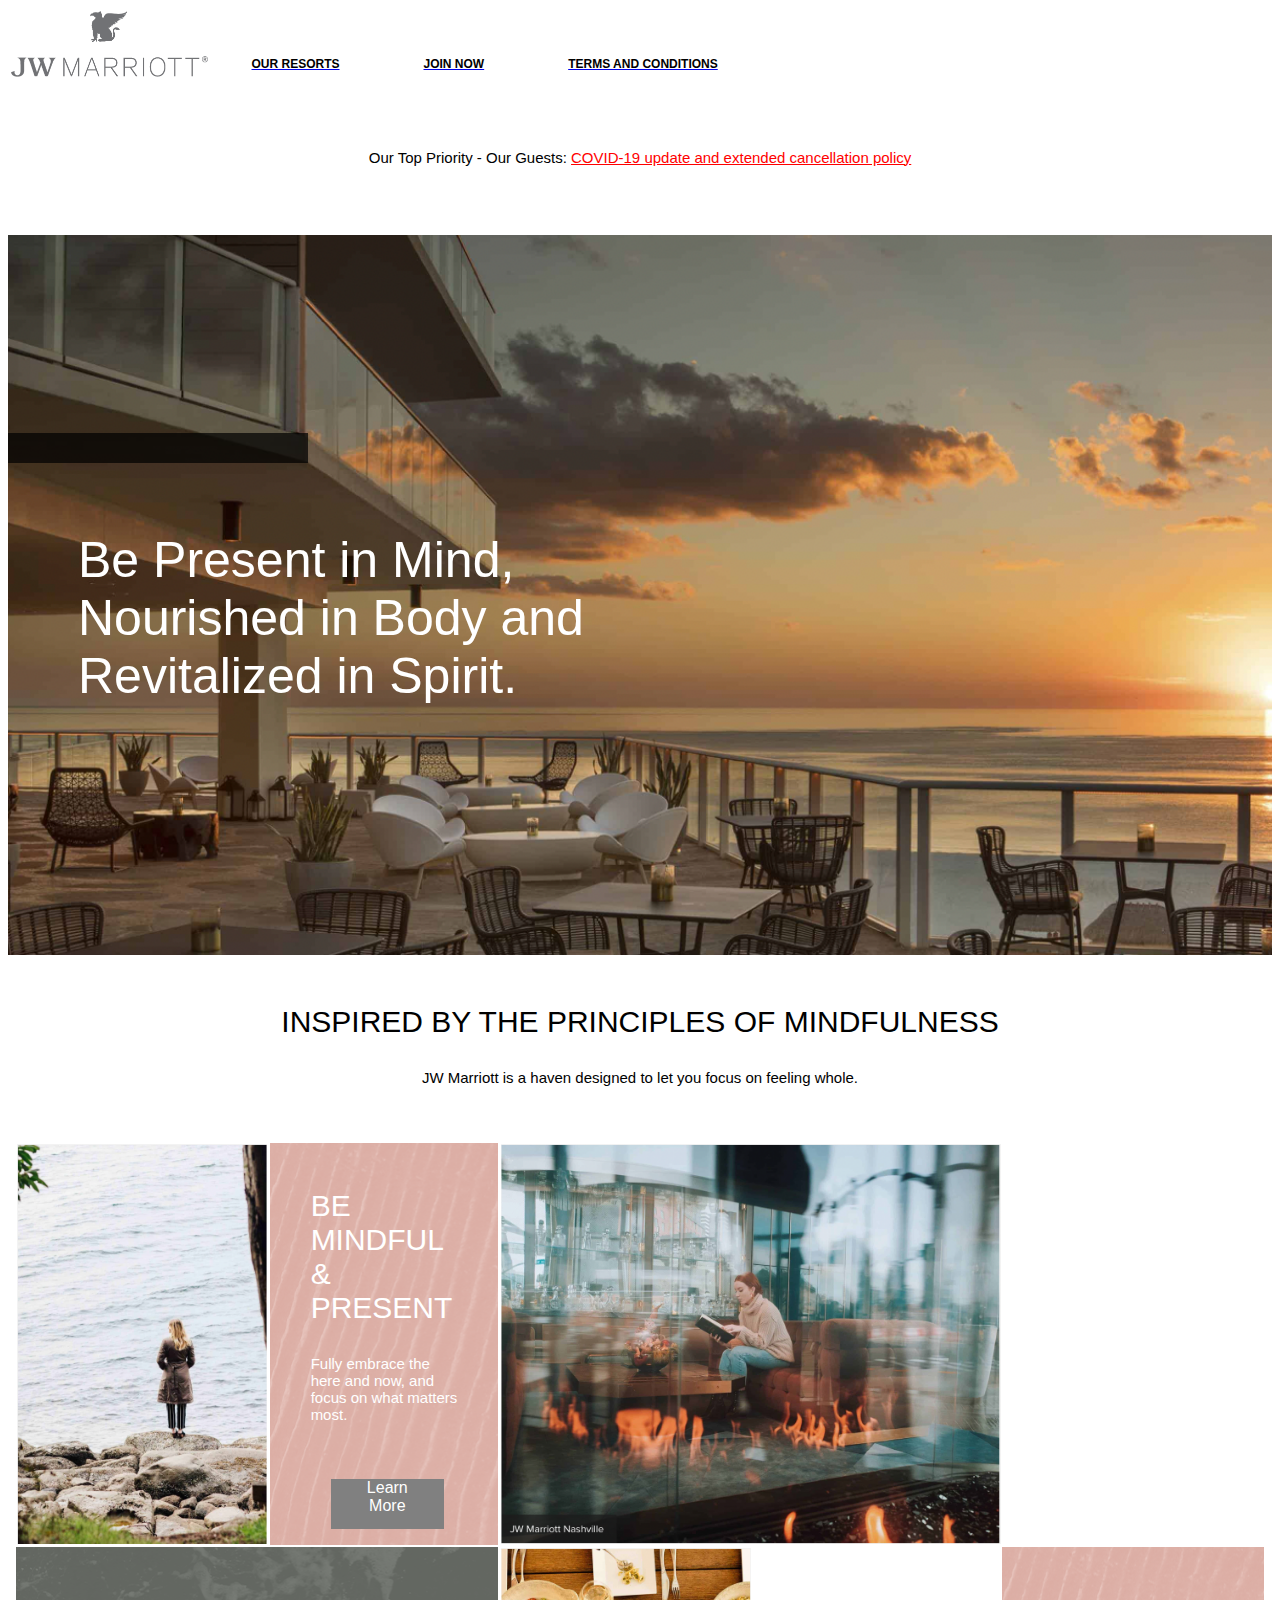
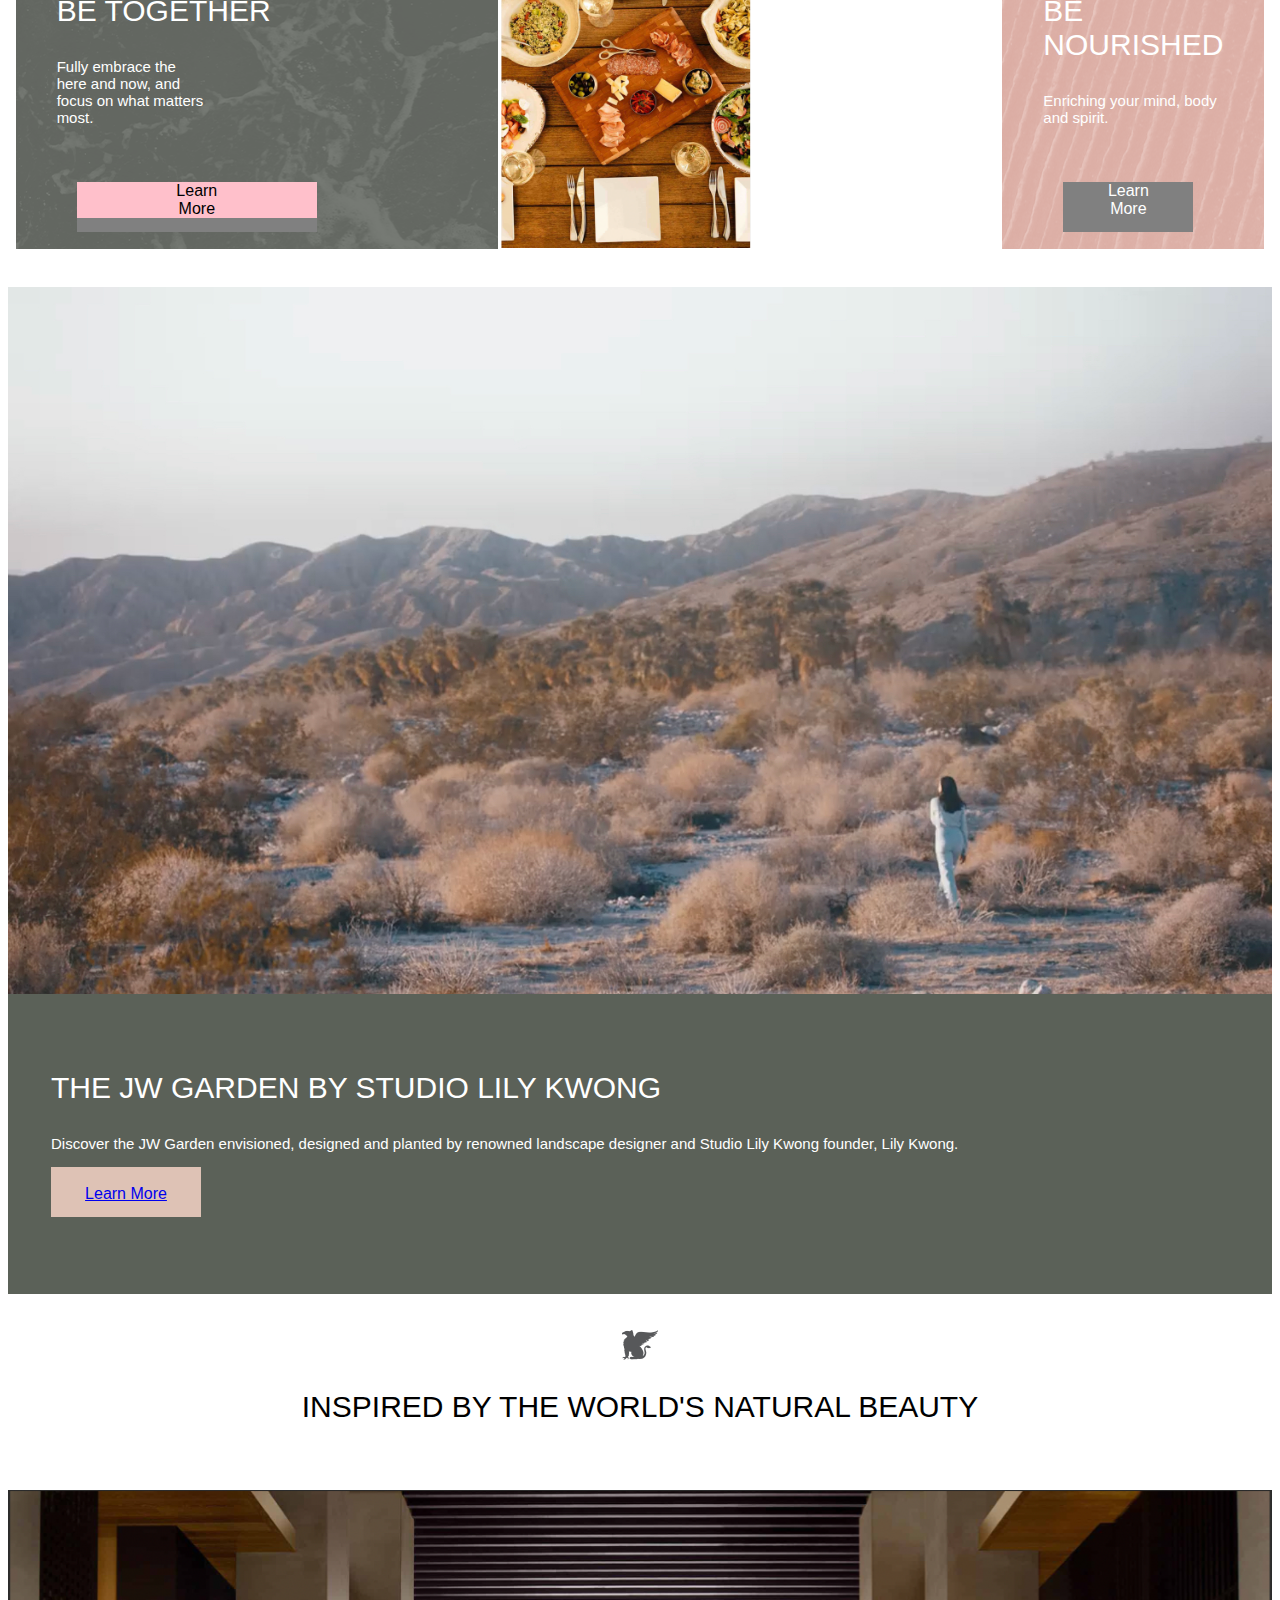
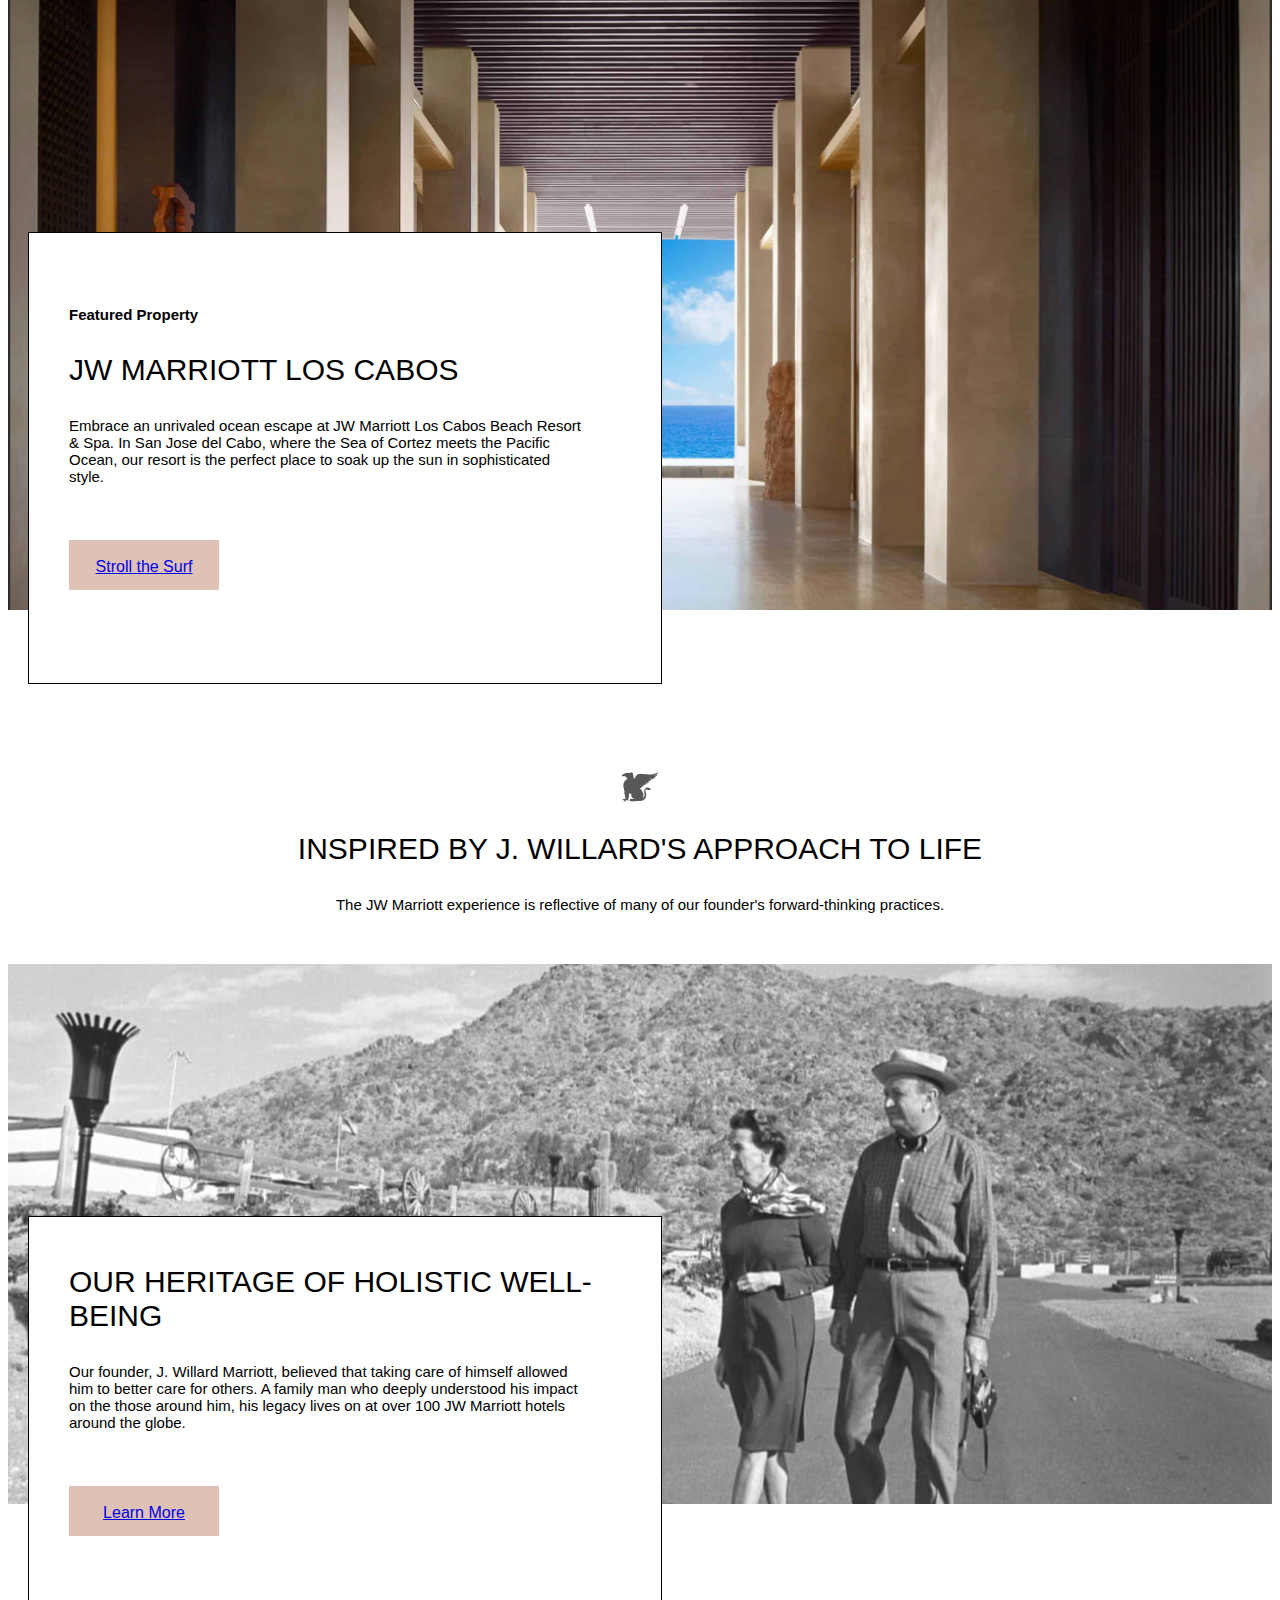
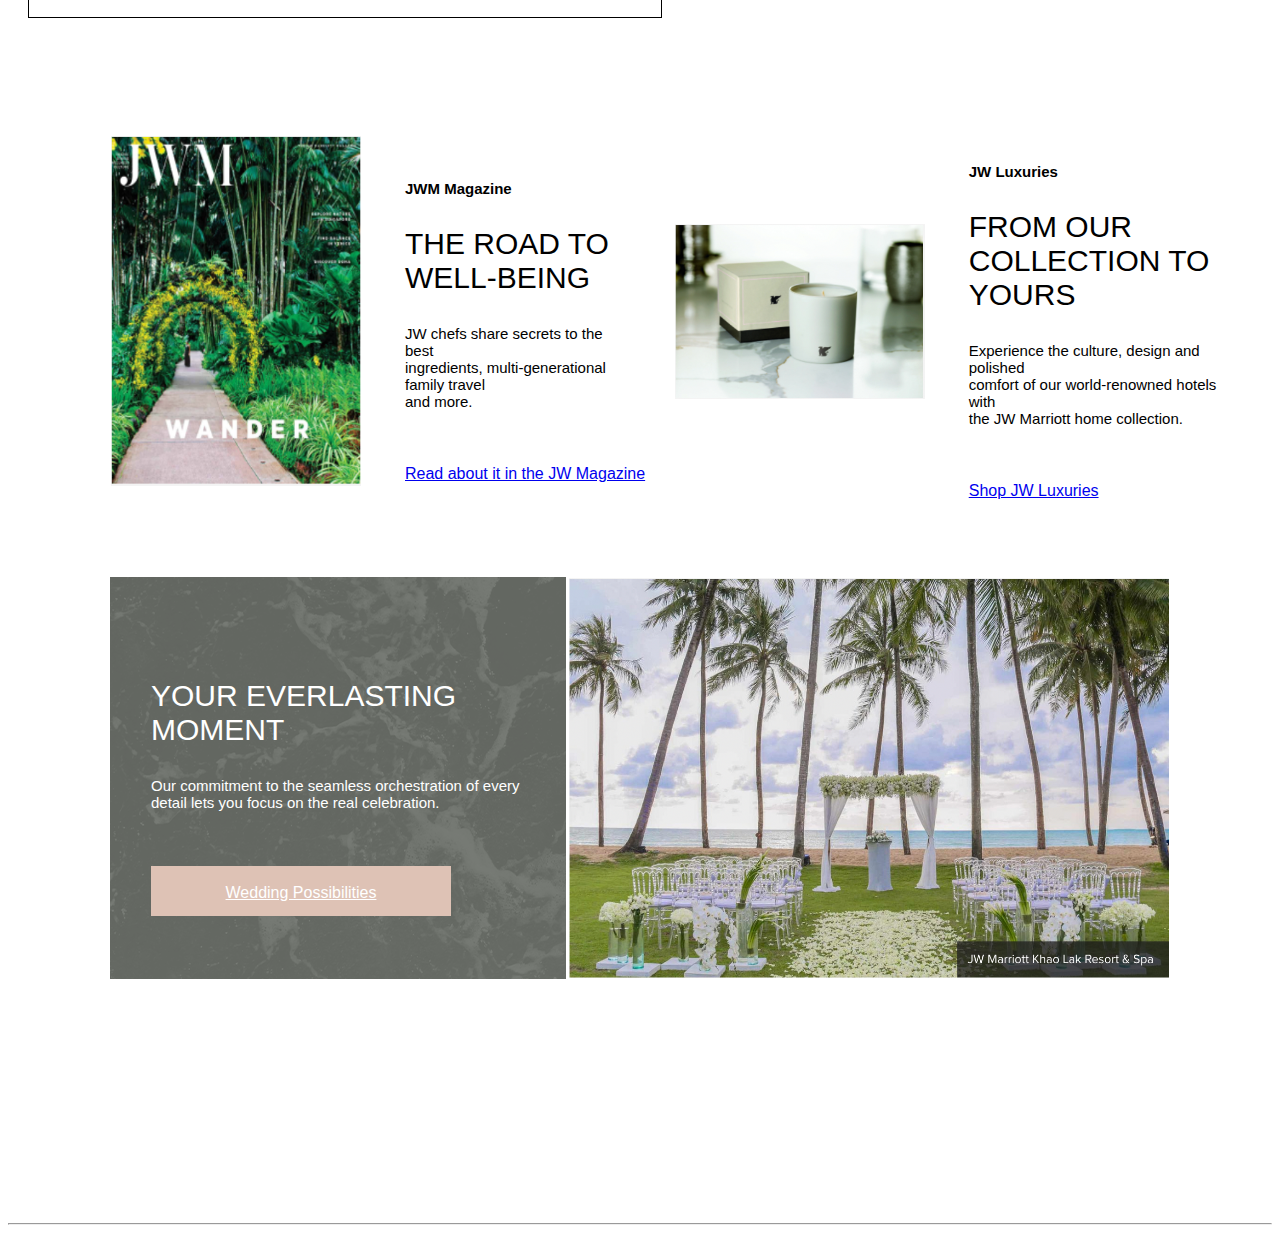
<file: index.html>
<html>
	<head>
		<script language ="JavaScript">
		alert("Welcome To the World Of JW Marriott");
		</script>
		<link rel="stylesheet" type="text/css" href="./style.css">
		</style>
	</head>
	<body>
		<table>
			<tr>
				<td>
				<a href="./index.html">
					<img class=logo src="./logo.png" width="196.5" height="65.5">
				</a>
			</td>
			<td>
				<a href="./Bonvoy_table.html">
					<b><p style="color:black; font-size:12px;" class=p3>OUR RESORTS</p></b>
				</a>
			<td>
				<a href="./join_now.html">
					<b><p style="color:black; font-size:12px;" class=p3>JOIN NOW</p></b>
				</a>
			</td>
			<td>
				<a href="./termsandcondition.html">
					<b><p style="color:black; font-size:12px;" class=p3>TERMS AND CONDITIONS</p></b>
				</a>
			</td>
		</tr>
	</table>
		<br><br><br>
		<p align=center class=p2>Our Top Priority - Our Guests: <a href="./covidpage.html" style="color:red">COVID-19 update and extended cancellation policy</a></p>
		<br><br><br>
		<div class="background1">
			<br><br><br><br><br><br><br><br><br><br><br>
			<div class="box">
			</div>
			<div class = "doh">
				<br>
				<p class=p5 style="color:white;font-size:50px"> Be Present in Mind,<br> Nourished in Body and<br> Revitalized in Spirit.</p>
			</div>
		</div>
		<p style="color:black; padding-top:20; font-size:30;" class=p4 align=center>INSPIRED BY THE PRINCIPLES OF MINDFULNESS</br></p>
		<p style="color:black" class =p8 align=center>JW Marriott is a haven designed to let you focus on feeling whole.
		</p>
		<table align="center">
				<tr>
					<td><img src=./14.png width="250" height=400></td>
					<td background=./Mindful/5.png>
						<p style="font-size:30px;" class=p3>BE<br>MINDFUL<br>&<br>PRESENT<br></p>
						<p class=p8>Fully embrace the<br>here and now, and<br>focus on what matters<br>most.</p>
						<div class=box3>
						<a href="./index.html" style="text-decoration: none;color: inherit;">
							<p style="color:white;font-family: 'Avenir', Helvetica, sans-serif;" align=center>Learn<br>More</p>
						</a>
					</div>
					</td>
					<td colspan=2><img src=./24.png alt="John Doe" width="500" height="400"></td>
				</tr>
				<tr>
					<td background=./Mindful/6.png colspan="2">
						<p style="font-size:30px" class=p3>BE TOGETHER</p>
						<p class=p8>Fully embrace the<br>here and now, and<br>focus on what matters<br>most.</p>
						<div class=box3>
						<a href="./index.html" style="text-decoration: none;color: inherit;">
						<p style="background-color: pink;color:black;font-family: 'Avenir', Helvetica, sans-serif;" align=center>Learn<br>More</p>
						</a>
					</div>
					</td>
					<td><img src=./34.png width=250, height=300></td>
					<td background=./Mindful/5.png colspan="2">
						<p style="font-size:30px" class=p3>BE<br>NOURISHED</p>
						<p class=p8>Enriching your mind, body<br>and spirit.</p>
						<div class=box3>
						<a href="./index.html" style="text-decoration: none;color: inherit;">
							<p style="color:white;font-family: 'Avenir', Helvetica, sans-serif;" align=center>Learn<br>More</p>
						</a>
					</div>
					</td>
			</tr>
			</table>
			<br><br>
			<img src=./bgimage4.jpeg alt="John Doe" height="80%" width="100%">
			<table width=100% height=300px style="background-color:#5b6158">
				<td>
					<p class="p4" style="padding-bottom:0px;">THE JW GARDEN BY STUDIO LILY KWONG</p>
					<p class="p3" style="padding-top:0px;">Discover the JW Garden envisioned, designed and planted by renowned landscape designer and Studio Lily Kwong founder, Lily Kwong.</p>
					<div class="box5"><br><a href="./garden.html" style="font-family: 'Avenir', Helvetica, sans-serif; font-color:"white"">Learn More</a>
					</div>
				</td>
			</table>
			<br><br>
			<div class="img-container"> <!-- Block parent element -->
		      <img src=./icon.png alt="John Doe">
		    </div>
			<p align=center class="p1">INSPIRED BY THE WORLD'S NATURAL BEAUTY</p>
			<br><br>
			<div class="background2" >
				<br><br><br><br><br><br><br><br><br><br><br><br><br><br><br><br><br><br><br>
				<div class = "whitebox">
					<br>
					<p class=p3 style="color:black"><b>Featured Property<br></b></p>
					<p class=p4 style="color:black">JW MARRIOTT LOS CABOS<br></p>
					<p class=p8 style="color:black">Embrace an unrivaled ocean escape at JW Marriott Los Cabos Beach Resort<br>& Spa. In San Jose del Cabo, where the Sea of Cortez meets the Pacific<br>Ocean, our resort is the perfect place to soak up the sun in sophisticated<br>style.</p>
					<div class="box5"><br><a href="https://www.marriott.com/hotels/travel/sjdjw-jw-marriott-los-cabos-beach-resort-and-spa/" target = "_blank" style="font-family: 'Avenir', Helvetica, sans-serif; font-color:"white"">Stroll the Surf</a>
					</div>
				</td>
				</div>
			</div>
			<br><br><BR><BR><BR><BR><BR><BR><BR>
			<div class="img-container"> <!-- Block parent element -->
		      <img src=./icon.png alt="John Doe">
		    </div>
			<p align=center class="p1">INSPIRED BY J. WILLARD'S APPROACH TO LIFE</p>
			<p align=center class="p2">The JW Marriott experience is reflective of many of our founder's forward-thinking practices.</p>
			<br><br>
			<div class="background3" >
				<br><br><br><br><br><br><br><br><br><br><br><br><br><br>
				<div class = "whitebox2">
					<br>
					<p class=p4 style="color:black">OUR HERITAGE OF HOLISTIC WELL-<br>BEING<br></p>
					<p class=p8 style="color:black">Our founder, J. Willard Marriott, believed that taking care of himself allowed<br>him to better care for others. A family man who deeply understood his impact<br>on the those around him, his legacy lives on at over 100 JW Marriott hotels<br>around the globe.</p>
					<div class="box5"><br><a href="./heritagepage.html" style="font-family: 'Avenir', Helvetica, sans-serif; font-color:"white"">Learn More</a>
					</div>
				</td>
				</div>
			</div>
			<br><br><br><br><br><br><br><br><br><br><br><br>
			<table style="margin-left:100px">
				<td>
					<img src=./magazine.png alt="John Doe" width=250 height="350">
				</td>
				<td>
					<p class=p3 style="color:black"><b>JWM Magazine<br></b></p>
					<p class=p4 style="color:black">THE ROAD TO<br>WELL-BEING<br></p>
					<p class=p8 style="color:black">JW chefs share secrets to the best<br>ingredients, multi-generational family travel<br>and more.</p>
					<a href="./index.html" style="margin-left: 40px;font-family: 'Avenir', Helvetica, sans-serif; color:"red"">Read about it in the JW Magazine</a>
				</td>
				<td>
					<img src=./cup.png alt="John Doe" width=250 height="175">
					<td>
						<p class=p3 style="color:black"><b>JW Luxuries<br></b></p>
						<p class=p4 style="color:black">FROM OUR<br>COLLECTION TO<br>YOURS<br></p>
						<p class=p8 style="color:black">Experience the culture, design and polished<br>comfort of our world-renowned hotels with<br>the JW Marriott home collection.</p>
						<a href="https://www.curatedbyjw.com/index.aspx" target = "_blank" style="margin-left: 40px;font-family: 'Avenir', Helvetica, sans-serif; color:"red"">Shop JW Luxuries</a>
					</td>
				</td>
			</table>
			<br><br><br><br>
			<table style="margin-left: 100px; margin-right: 100px">
				<td background=./Mindful/6.png width=600, height=400>
					<p style="font-size:30px" class=p3>YOUR EVERLASTING<br>MOMENT</p>
					<p class=p8>Our commitment to the seamless orchestration of every<br>detail lets you focus on the real celebration.
						<div class="box6"><br><a href="./wedding.html" style="font-family: 'Avenir', Helvetica, sans-serif; color: white">Wedding Possibilities</a>
						</div>
					</td>
					<td>
						<img src=./wedding.png alt="John Doe" width=600 height="400">
					</td>
				</table>
						<br><br><br><br><br><br><br><br><br><br><br><br><br>
						<hr>


	</body>

</html>
</file>
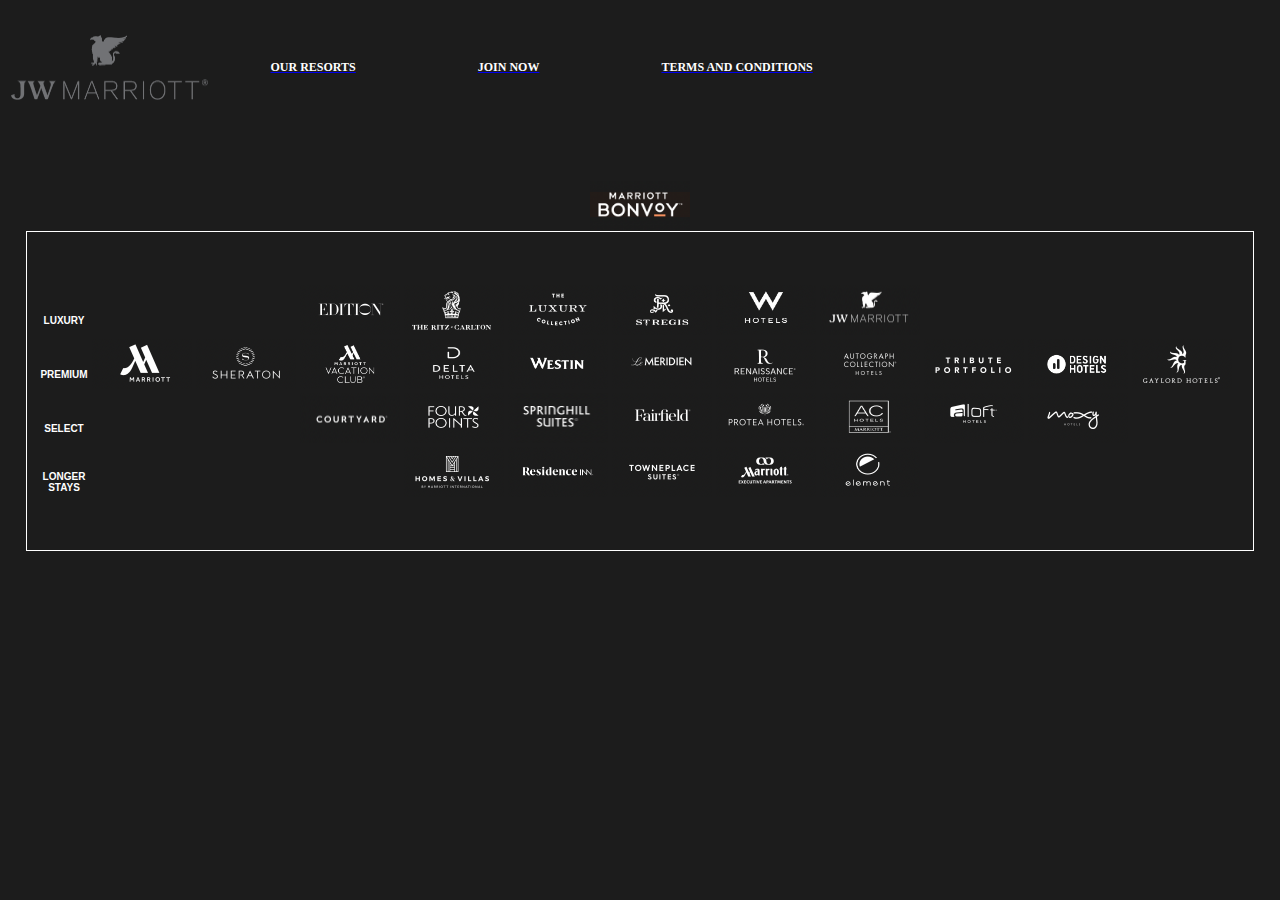
<file: Bonvoy_table.html>
<html>
	<head>
		<style type="text/css">
		.table1{
			background-color: #1c1c1c;
			border: 1px solid white;
			padding-left: 10px;
			padding-right: 10px;
			padding-top: 50px;
			padding-bottom: 50px;
		}
	    	.header-cell {
             padding: 50px 60px 50px 60px; 
        }
		</style>
	</head>
	<body bgcolor=#1c1c1c>
		<table>
			<tr>
				<td>
				<a href="./index.html">
					<img class=logo src="./logo.png" width="196.5" height="65.5">
				</a>
			</td>
			<td class="header-cell">
				<a href="./Bonvoy_table.html">
					<b><p style="color:white; font-size:12px;" class=p3>OUR RESORTS</p></b>
				</a>
			<td class="header-cell">
				<a href="./join_now.html">
					<b><p style="color:white; font-size:12px;" class=p3>JOIN NOW</p></b>
				</a>
			</td>
			<td class="header-cell">
				<a href="./termsandcondition.html">
					<b><p style="color: white; font-size:12px;" class=p3>TERMS AND CONDITIONS</p></b>
				</a>
			</td>
		</tr>
	</table>

    <br>
	<br>
    <br>
    <table border="0.5" class="table1" align=center>
			<caption><img src="./logos/bonvoy_logo.png" width=100 height=50>
			</caption>
    <tr>
    <td colspan="20">
    <b><p style="color:white; padding-top:20; font-size:10; font-family: 'Avenir', Helvetica, sans-serif;" class=p4 align=center>LUXURY
		</p></b>
		</td>
		<td></td>
		<td></td>
		<td>
			<a href="https://www.editionhotels.com/">
			<img src="./logos/Edition.png" width=100 height=50>
		</a>
    </td>
		<td>
			<a href="https://www.ritzcarlton.com/">
			<img src="./logos/Ritz_Carlton.png" width=100 height=50>
		</a>
    </td>
		<td>
			<a href="https://the-luxury-collection.marriott.com/">
			<img src="./logos/The_Luxury_Collection.png" width=100 height=50>
		</a>
    </td>
		<td>
			<a href="https://st-regis.marriott.com/">
			<img src="./logos/St_Regis.png" width=100 height=50>
		</a>
    </td>
		<td>
			<a href="https://w-hotels.marriott.com/">
			<img src="./logos/W.png" width=100 height=50>
		</a>
    </td>
		<td>
			<a href="https://jw-marriott.marriott.com/">
			<img src="./logos/JW_Marriott.png" width=100 height=50>
		</a>
    </td>
		<td></td>
		<td></td>
    </tr>
		<tr>
			<td colspan="20">
				<b><p style="color:white; padding-top:20; font-size:10; font-family: 'Avenir', Helvetica, sans-serif;" class=p4 align=center>PREMIUM
				</p></b>
			</td>
			<td>
				<a href="https://marriott-hotels.marriott.com/">
					<img src="./logos/Marriott.png" width=100 height=50>
				</a>
			</td>
			<td>
				<a href="https://sheraton.marriott.com/">
					<img src="./logos/Sheraton.png" width=100 height=50>
				</a>
			</td>
			<td>
				<a href="https://www.marriottvacationclub.com/">
					<img src="./logos/Vacation_Club.png" width=100 height=50>
				</a>
			</td>
			<td>
				<a href="https://delta-hotels.marriott.com/">
					<img src="./logos/Delta_hotels.png" width=100 height=50>
				</a>
			</td>
			<td>
				<a href="https://westin.marriott.com/">
					<img src="./logos/Westin.png" width=100 height=50>
				</a>
			</td>
			<td>
				<a href="https://le-meridien.marriott.com/">
					<img src="./logos/Le_Meridien.png" width=100 height=50>
				</a>
			</td>
			<td>
				<a href="https://renaissance-hotels.marriott.com/">
					<img src="./logos/Renaissance.png" width=100 height=50>
				</a>
			</td>
			<td>
				<a href="https://autograph-hotels.marriott.com/">
					<img src="./logos/Autograph_Collection.png" width=100 height=50>
				</a>
			</td>
			<td>
				<a href="https://tribute-portfolio.marriott.com/">
					<img src="./logos/Tribute_Portfolio.png" width=100 height=50>
				</a>
			</td>
			<td>
				<a href="https://design-hotels.marriott.com/">
					<img src="./logos/Design.png" width=100 height=50>
				</a>
			</td>
			<td>
				<a href="https://www.marriott.com/gaylord-hotels/travel.mi">
					<img src="./logos/Gaylord.png" width=100 height=50>
				</a>
			</td>
		</tr>
		<tr>
			<td colspan="20">
				<b><p style="color:white; padding-top:20; font-size:10; font-family: 'Avenir', Helvetica, sans-serif;" class=p4 align=center>SELECT
				</p></b>
			</td>
			<td></td>
			<td></td>
			<td>
				<a href="https://courtyard.marriott.com/">
					<img src="./logos/Courtyard.png" width=100 height=50>
				</a>
			</td>
			<td>
				<a href="https://four-points.marriott.com/">
					<img src="./logos/Four_Points.png" width=100 height=50>
				</a>
			</td>
			<td>
				<a href="https://springhillsuites.marriott.com/">
					<img src="./logos/Springhill.png" width=100 height=50>
				</a>
			</td>
			<td>
				<a href="https://fairfield.marriott.com/">
					<img src="./logos/Fairfield.png" width=100 height=50>
				</a>
			</td>
			<td>
				<a href="https://protea.marriott.com/">
					<img src="./logos/Protea.png" width=100 height=50>
				</a>
			</td>
			<td>
				<a href="https://ac-hotels.marriott.com/">
					<img src="./logos/AC_Hotels.png" width=100 height=50>
				</a>
			</td>
			<td>
				<a href="https://aloft-hotels.marriott.com/">
					<img src="./logos/loft.png" width=100 height=50>
				</a>
			</td>
			<td>
				<a href="https://moxy-hotels.marriott.com/">
					<img src="./logos/Maxy.png" width=100 height=50>
				</a>
			</td>
			<td>	</td>
			<td></td>
			<td></td>
		</tr>
		<tr>
			<td colspan="20">
				<b><p style="color:white; padding-top:20; font-size:10; font-family: 'Avenir', Helvetica, sans-serif;" class=p4 align=center>LONGER<br>STAYS
				</p></b>
			</td>
			<td></td>
			<td></td>
			<td></td>
			<td>
				<a href="https://homes-and-villas.marriott.com/">
					<img src="./logos/homes_and_villas.png" width=100 height=50>
				</a>
			</td>
			<td>
				<a href="https://residence-inn.marriott.com/">
					<img src="./logos/residence_inn.png" width=100 height=50>
				</a>
			</td>
			<td>
				<a href="https://towneplacesuites.marriott.com/">
					<img src="./logos/townplace.png" width=100 height=50>
				</a>
			</td>
			<td>
				<a href="https://www.marriott.com/executive-apartments/travel.mi">
					<img src="./logos/Executive_Apartments.png" width=100 height=50>
				</a>
			</td>
			<td>
				<a href="https://element-hotels.marriott.com/">
					<img src="./logos/element.png" width=100 height=50>
				</a>
			</td>
			<td></td>
			<td></td>
			<td></td>
			<td></td>
		</tr>
  </table>

</body>

</html>
</file>
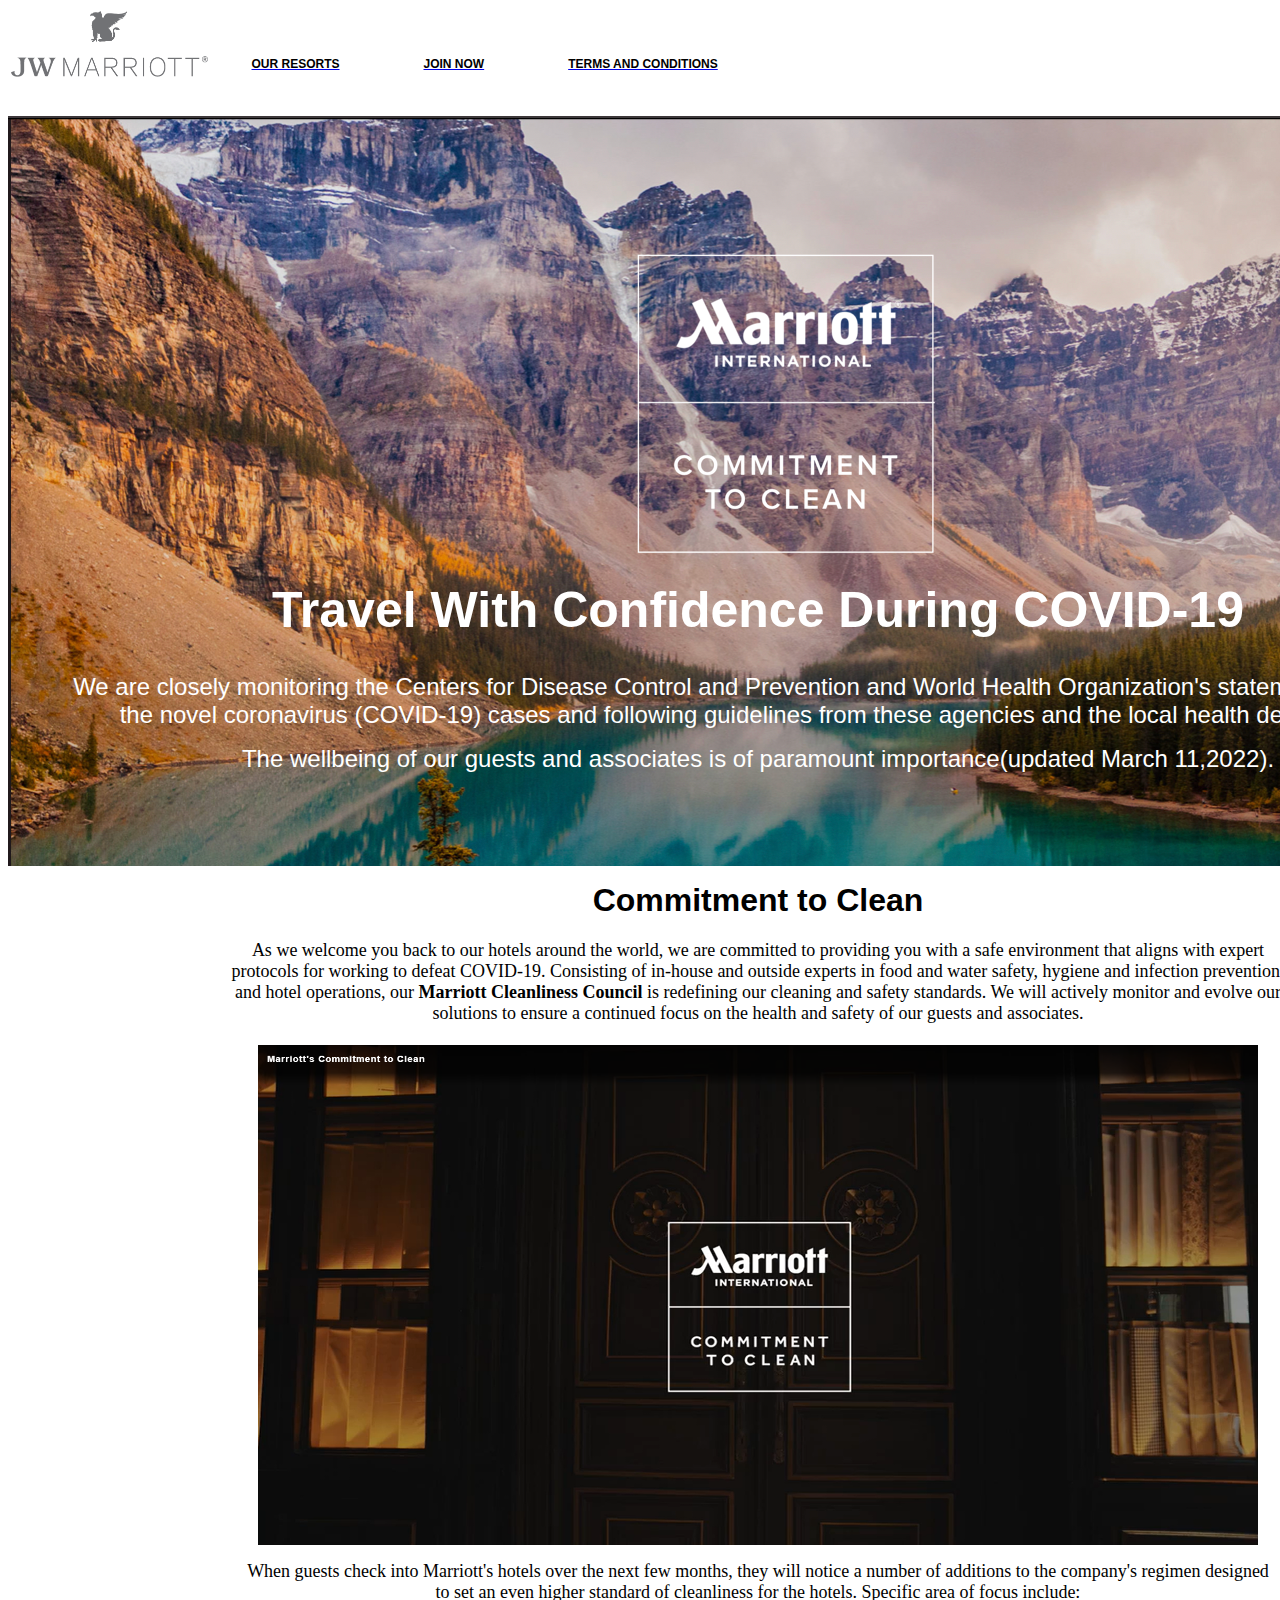
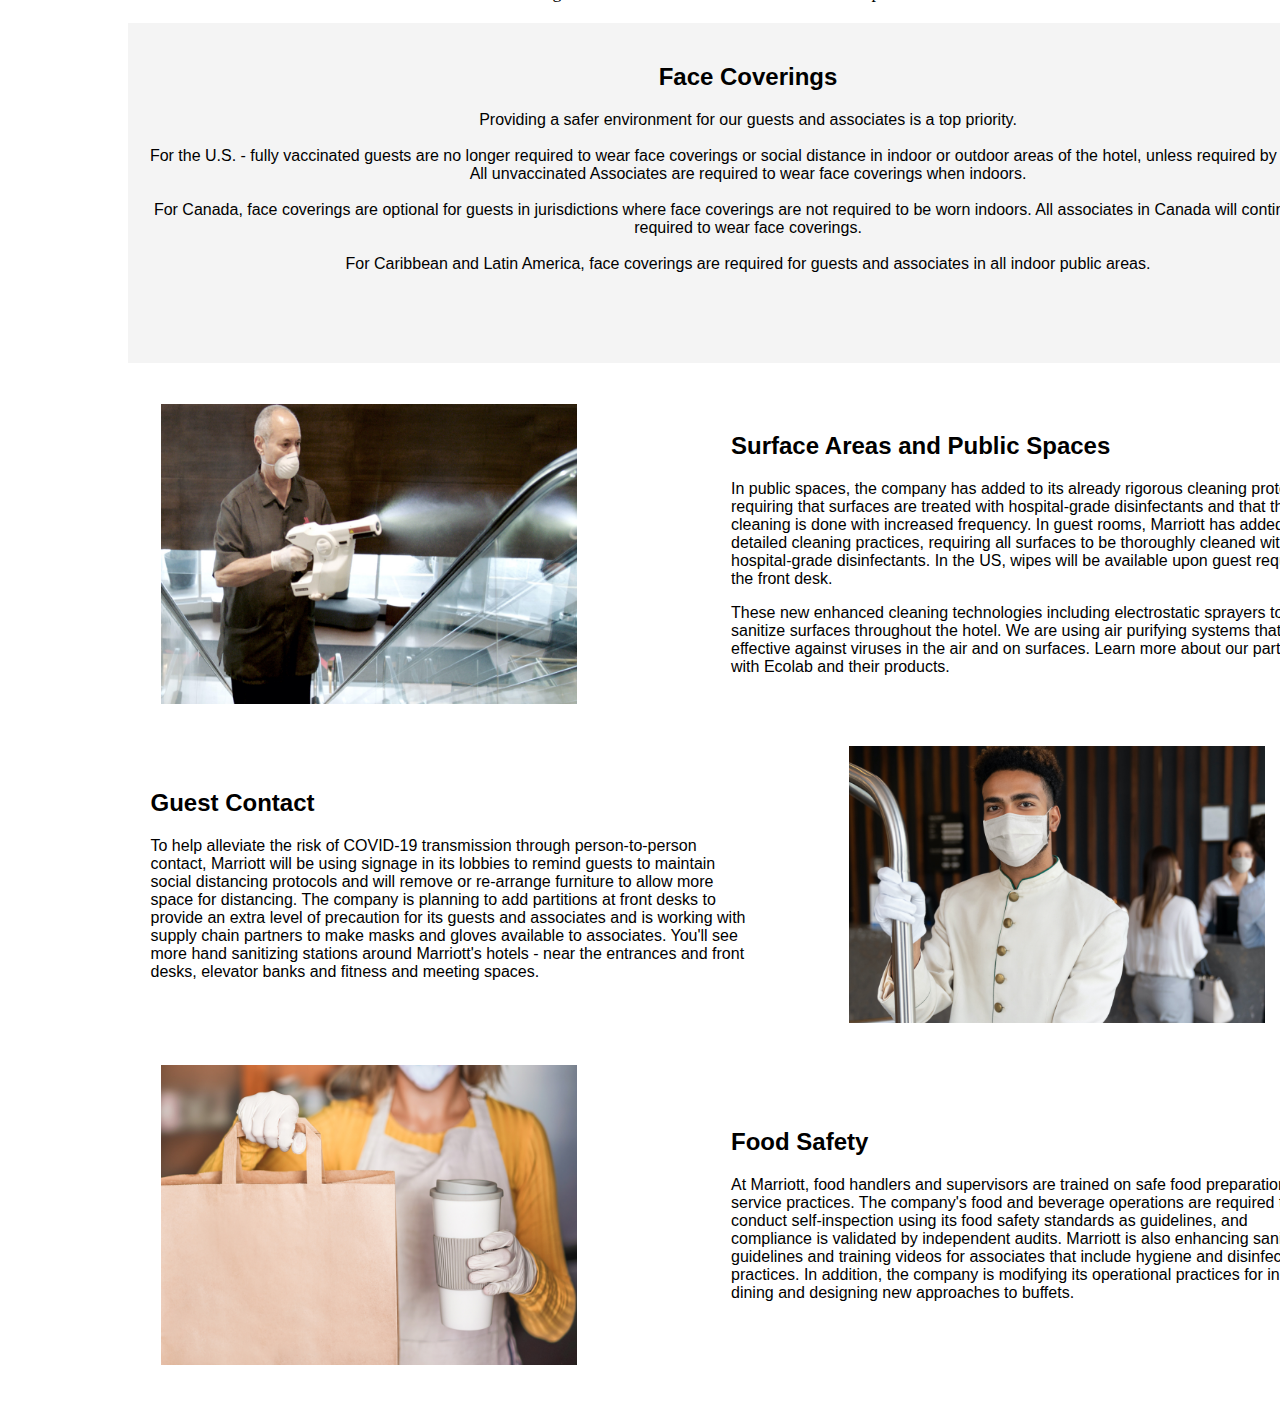
<file: covidpage.html>
<html>
<head>
<title> covid cleanliness </title>

<script language ="JavaScript">
alert("Warm Greetings!We hope your in the pink of your health!!");
</script>

<style type = "text/css">

div.background   /*div tag -to divide webpage into logical sections*/
{
width:1500px;
height:750px;
left-margin:5px;
right-margin:5px;
background:url("./Screenshot%202022-05-22%20at%201.47.24%20PM.png");
}

div.fc {
width:1200px;
       height:300px;
       background-color:#f4f4f4;
       padding:20px;
       margin-top:20px; margin-bottom:20px; margin-left: 120px;
       font-family:Arial;
       text-align:center;
}



h1.travel {
color:white;text-align:center;font-family:"Arial";font-size:50;
}

</style>
</head>
<body>
  <table>
    <tr>
      <td>
      <a href="./index.html">
        <img class=logo src="./logo.png" width="196.5" height="65.5">
      </a>
    </td>
    <td>
      <a href="./Bonvoy_table.html">
        <b><p style="  font-family: 'Avenir', Helvetica, sans-serif;
          font-size: 12;
          color: black;
          padding-top: 40;
          padding-left:40;
          padding-right: 40;">OUR RESORTS</p></b>
      </a>
    <td>
      <a href="./join_now.html">
        <b><p style="  font-family: 'Avenir', Helvetica, sans-serif;
          font-size: 12;
          color: black;
          padding-top: 40;
          padding-left:40;
          padding-right: 40;">JOIN NOW</p></b>
      </a>
    </td>
    <td>
      <a href="./termsandcondition.html">
        <b><p style="  font-family: 'Avenir', Helvetica, sans-serif;
          font-size: 12;
          color: black;
          padding-top: 40;
          padding-left:40;
          padding-right: 40;">TERMS AND CONDITIONS</p></b>
      </a>
    </td>
  </tr>
</table>
<br><br>
<div class = "background">
<br><br><br><br><br><br><br><br><br><br><br><br><br><br><br><br><br><br><br><br><br><br><br><br>

<h1 class="travel">Travel With Confidence During COVID-19 </h1>
<p align="center"><font color="white" face ="arial" size = 5>We are closely monitoring the Centers for Disease Control and Prevention and World Health Organization's statements regarding
<br>the novel coronavirus (COVID-19) cases and following guidelines from these
agencies and the local health departments.</font></p>
<p align = "center"><font color="white" face="Arial" size=5>The wellbeing of our guests and associates is of paramount importance(updated March 11,2022).</font></p>

<br><br><br><br>

<h1 align = 'center'><font face = "arial">Commitment to Clean</font></h1>
<p align = 'center'><font face = "Arial Unicode MSl" size = 4> As we welcome you back to our hotels around the world, we are committed to providing you with a safe environment that aligns with expert
<br>protocols for working to defeat COVID-19. Consisting of in-house and outside experts in food and water safety, hygiene and infection prevention,
<br>and hotel operations, our <b>Marriott Cleanliness Council</b> is redefining our cleaning and safety standards. We will actively monitor and evolve our
<br>solutions to ensure a continued focus on the health and safety of our guests and associates.
<br><br>

<img src="./Screenshot%20(351).png" height="500px" width="1000px">
</font></p>

<p align = 'center'><font face = "Arial Unicode MSl" size = 4>When guests check into Marriott's hotels over the next few months, they will notice a number of
additions to the company's regimen designed
<br>to set an even higher standard of cleanliness for the hotels. Specific area of focus include: </font></p>

<div class="fc">
<h2>Face Coverings</h2>
<p> Providing a safer environment for our guests and associates is a top priority.
<br><br>For the U.S. - fully vaccinated guests are no longer required to wear face coverings or social distance in indoor or outdoor areas of the hotel, unless required by local law. All unvaccinated Associates are required to wear face coverings when indoors.
<br><br>For Canada, face coverings are optional for guests in jurisdictions where face coverings are not required to be worn indoors. All associates in Canada will continue to be required to wear face coverings.
<br><br>For Caribbean and Latin America, face coverings are required for guests and associates in all indoor public areas.</p>
</div>

<br>

<table cell padding="20" >

<td> <img src = "./COVID-cleanSurface_3x2.jpg"
height="300px" width = "416px" hspace= "150"> </td>
<td> <h2><font face="Arial">Surface Areas and Public Spaces </font></h2>
<p>
<font face="Arial">In public spaces, the company has added to its already rigorous cleaning protocols,
<br>requiring that surfaces are treated with hospital-grade disinfectants and that this
<br>cleaning is done with increased frequency. In guest rooms, Marriott has added to its
<br>detailed cleaning practices, requiring all surfaces to be thoroughly cleaned with
<br>hospital-grade disinfectants. In the US, wipes will be available upon guest request at
<br>the front desk. </font></p>
<p>
 <font face="Arial">These new enhanced cleaning technologies including electrostatic sprayers to
<br>sanitize surfaces throughout the hotel. We are using air purifying systems that are
<br>effective against viruses in the air and on surfaces. Learn more about our partnership
<br>with Ecolab and their products. </font></p></td>

</table>
<br><br>

<table cell padding="50" cell spacing = "100" align = "center">

<td> <h2><font face="Arial"> Guest Contact </font></h2>
<p>
<font face="Arial">To help alleviate the risk of COVID-19 transmission through person-to-person
<br>contact, Marriott will be using signage in its lobbies to remind guests to maintain
<br>social distancing protocols and will remove or re-arrange furniture to allow more
<br>space for distancing. The company is planning to add partitions at front desks to
<br>provide an extra level of precaution for its guests and associates and is working with
<br>supply chain partners to make masks and gloves available to associates. You'll see
<br>more hand sanitizing stations around Marriott's hotels - near the entrances and front
<br>desks, elevator banks and fitness and meeting spaces.</font></p></td>
<td> <img src = "./COVID-guestContact_3x2.jpg"
height="277px" width = "416px" hspace="100"> </td>

</table>

<br><br>

<table cell padding="20" >

<td> <img src = "./COVID-foodSafety_3x2.jpg"
height="300px" width = "416px" hspace= "150"> </td>
<td> <h2><font face="Arial">Food Safety</font></h2>
<p>
<font face="Arial">At Marriott, food handlers and supervisors are trained on safe food preparation and
<br>service practices. The company's food and beverage operations are required to
<br>conduct self-inspection using its food safety standards as guidelines, and
<br>compliance is validated by independent audits. Marriott is also enhancing sanitation
<br>guidelines and training videos for associates that include hygiene and disinfecting
<br>practices. In addition, the company is modifying its operational practices for in-room
<br>dining and designing new approaches to buffets. </font></p></td>

</table>
<br><br><br.
</body>
</html>
</file>
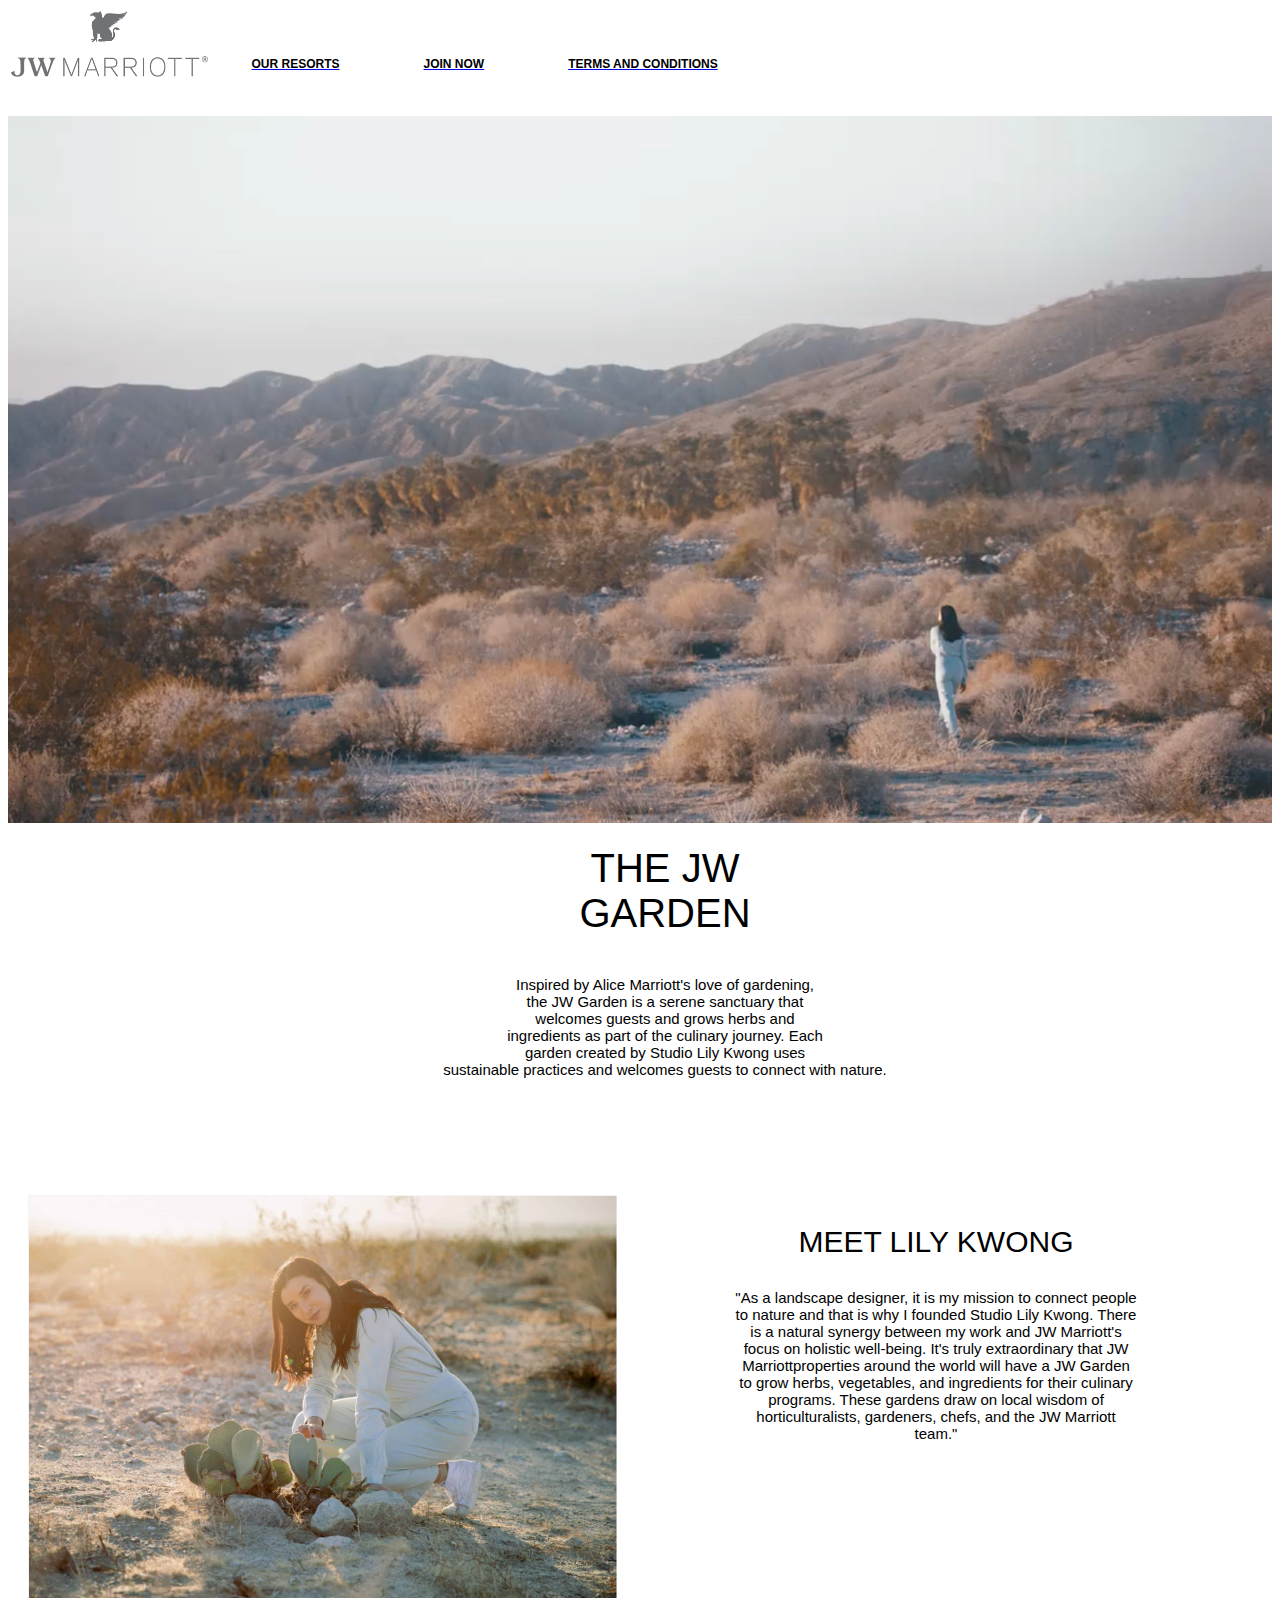
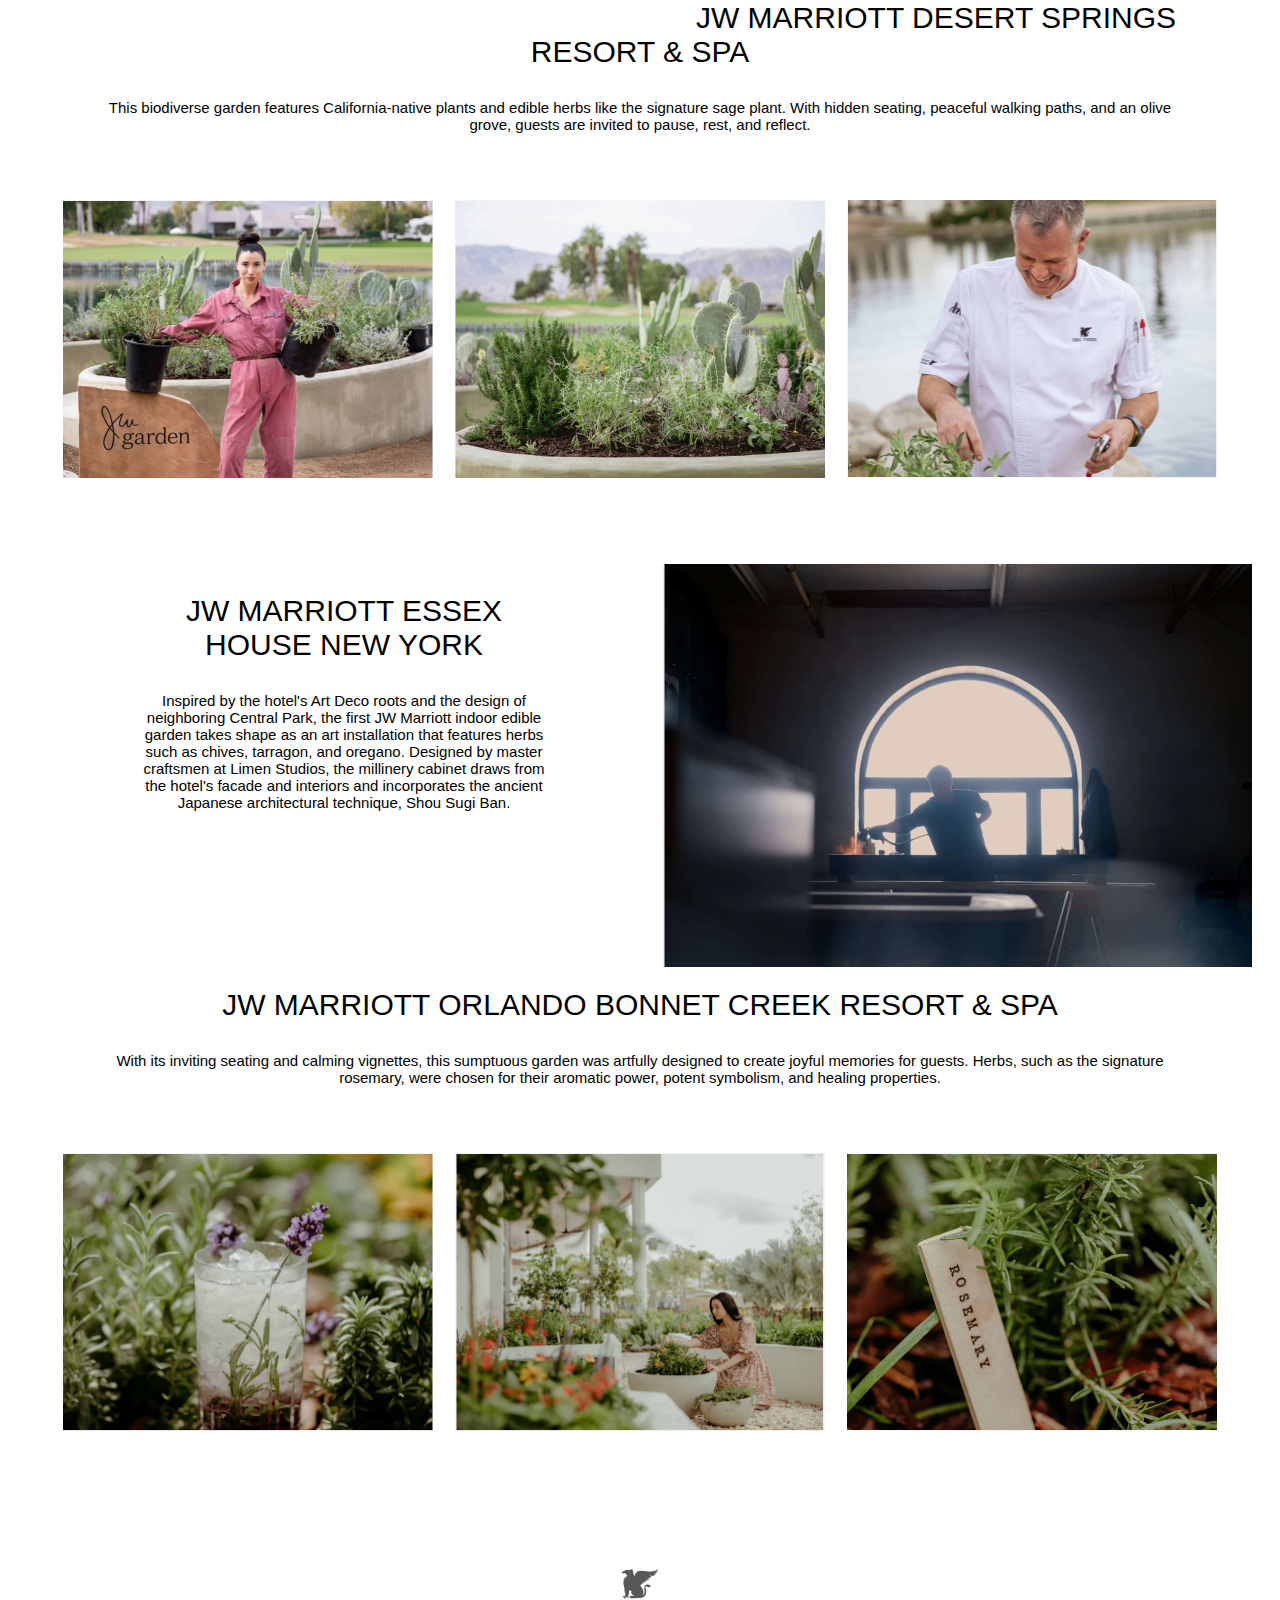
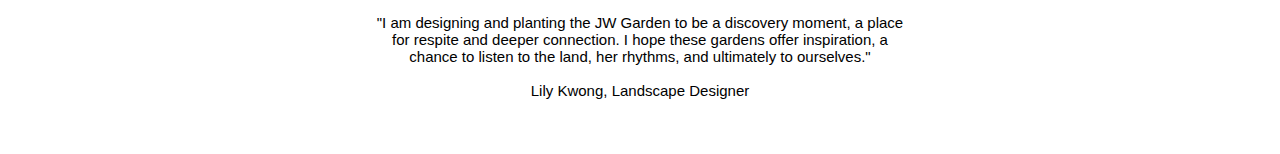
<file: garden.html>
<html>
	<head>
		<link rel="stylesheet" type="text/css" href="./style.css">
	</head>
	<body>
		<table>
			<tr>
				<td>
				<a href="./index.html">
					<img class=logo src="./logo.png" width="196.5" height="65.5">
				</a>
			</td>
			<td>
				<a href="./Bonvoy_table.html">
					<b><p style="color:black; font-size:12px;" class=p3>OUR RESORTS</p></b>
				</a>
			<td>
				<a href="./join_now.html">
					<b><p style="color:black; font-size:12px;" class=p3>JOIN NOW</p></b>
				</a>
			</td>

			<td>
				<a href="./termsandcondition.html">
					<b><p style="color:black; font-size:12px;" class=p3>TERMS AND CONDITIONS</p></b>
				</a>
			</td>
		</tr>
	</table>
    <br>
    <br>
    <img src=./bgimage4.jpeg alt="John Doe" height="80%" width="100%">
    <table border="0.5" class="table1" align=center>
    <tr>
    <td>
    <p style="color:black; padding-top:20; font-size:40;" class=p4 align=center>THE JW<br> GARDEN</br></p>
		<p style="color:black" class =p8 align=center>Inspired by Alice Marriott's love of gardening,<br>
			 the JW Garden is a serene sanctuary that<br>
			  welcomes guests and grows herbs and<br>
				ingredients as part of the culinary journey. Each<br>
				 garden created by Studio Lily Kwong uses<br>
				  sustainable practices and welcomes guests to connect with nature.</p>
    </td>
    </tr>
  </table>
	<br>
	<br>
	<br>
	<img src=./lilykwong.png align=left height=403 width=589 style="padding:20px">
	<p style="color:black; padding-top:20; font-size:30;" class=p4 align=center>MEET LILY KWONG</br></p>
	<p style="color:black;" class =p8 align=center>"As a landscape designer, it is my mission to connect people<br>
	 to nature and that is why I founded Studio Lily Kwong. There<br>
	 is a natural synergy between my work and JW Marriott's<br>
	 focus on holistic well-being. It's truly extraordinary that JW
	 <br>Marriottproperties around the world will have a JW Garden<br>
	  to grow herbs, vegetables, and ingredients for their culinary<br>
		programs. These gardens draw on local wisdom of<br>
		horticulturalists, gardeners, chefs, and the JW Marriott<br>
		team."
	</p>
	<br>
	<br>
	<br>
	<p style="color:black; padding-top:20; font-size:30;" class=p4 align=center>JW MARRIOTT DESERT SPRINGS RESORT & SPA</br></p>
	<p style="color:black" class =p8 align=center>This biodiverse garden features California-native plants and edible herbs like the signature sage plant. With hidden seating, peaceful walking paths, and an olive<br>
		grove, guests are invited to pause, rest, and reflect.
	</p>
	<table align="center">
			<tr>
				<td style="padding:10"><img src=./Garden/1.png width="370" height="278"></td>
				<td style="padding:10"><img src=./Garden/2.png width=370 height="278"></td>
				<td style="padding:10"><img src=./Garden/3.png width="370" height="278"></td>
			</tr>
		</table>
		<br>
		<br>
		<br>
		<img src=./sussex.png align=right height=403 width=589 style="padding:20px">
		<p style="color:black; padding-top:20; font-size:30;" class=p4 align=center>JW MARRIOTT ESSEX<br> HOUSE NEW YORK</br></p>
		<p style="color:black;" class =p8 align=center>Inspired by the hotel's Art Deco roots and the design of<br>
			neighboring Central Park, the first JW Marriott indoor edible<br>
			garden takes shape as an art installation that features herbs<br>
			such as chives, tarragon, and oregano. Designed by master<br>
			craftsmen at Limen Studios, the millinery cabinet draws from<br>
			the hotel's facade and interiors and incorporates the ancient<br>
			Japanese architectural technique, Shou Sugi Ban.
		</p>
		<br>
		<br>
		<br>
		<br>
		<p style="color:black; padding-top:20; font-size:30;" class=p4 align=center>JW MARRIOTT ORLANDO BONNET CREEK RESORT & SPA</br></p>
		<p style="color:black" class =p8 align=center>With its inviting seating and calming vignettes, this sumptuous garden was artfully designed to create joyful memories for guests. Herbs, such as the signature<br>
			rosemary, were chosen for their aromatic power, potent symbolism, and healing properties.
		</p>
		<table align="center">
				<tr>
					<td style="padding:10"><img src=./Garden/5.png width="370" height="278"></td>
					<td style="padding:10"><img src=./Garden/4.png width=370 height="278"></td>
					<td style="padding:10"><img src=./Garden/6.png width="370" height="278"></td>
				</tr>
		</table>
		<br>
		<br>
		<br>
		<br>
		<br>
		<br>
		<br>
		<div class="img-container"> <!-- Block parent element -->
	      <img src=./icon.png alt="Icon">
	    </div>
		<p align=center style="color:black" class="p8">"I am designing and planting the JW Garden to be a discovery moment, a place<br>
			for respite and deeper connection. I hope these gardens offer inspiration, a <br>
			chance to listen to the land, her rhythms, and ultimately to ourselves."<br><br>
			Lily Kwong, Landscape Designer</p>

</body>

</html>
</file>
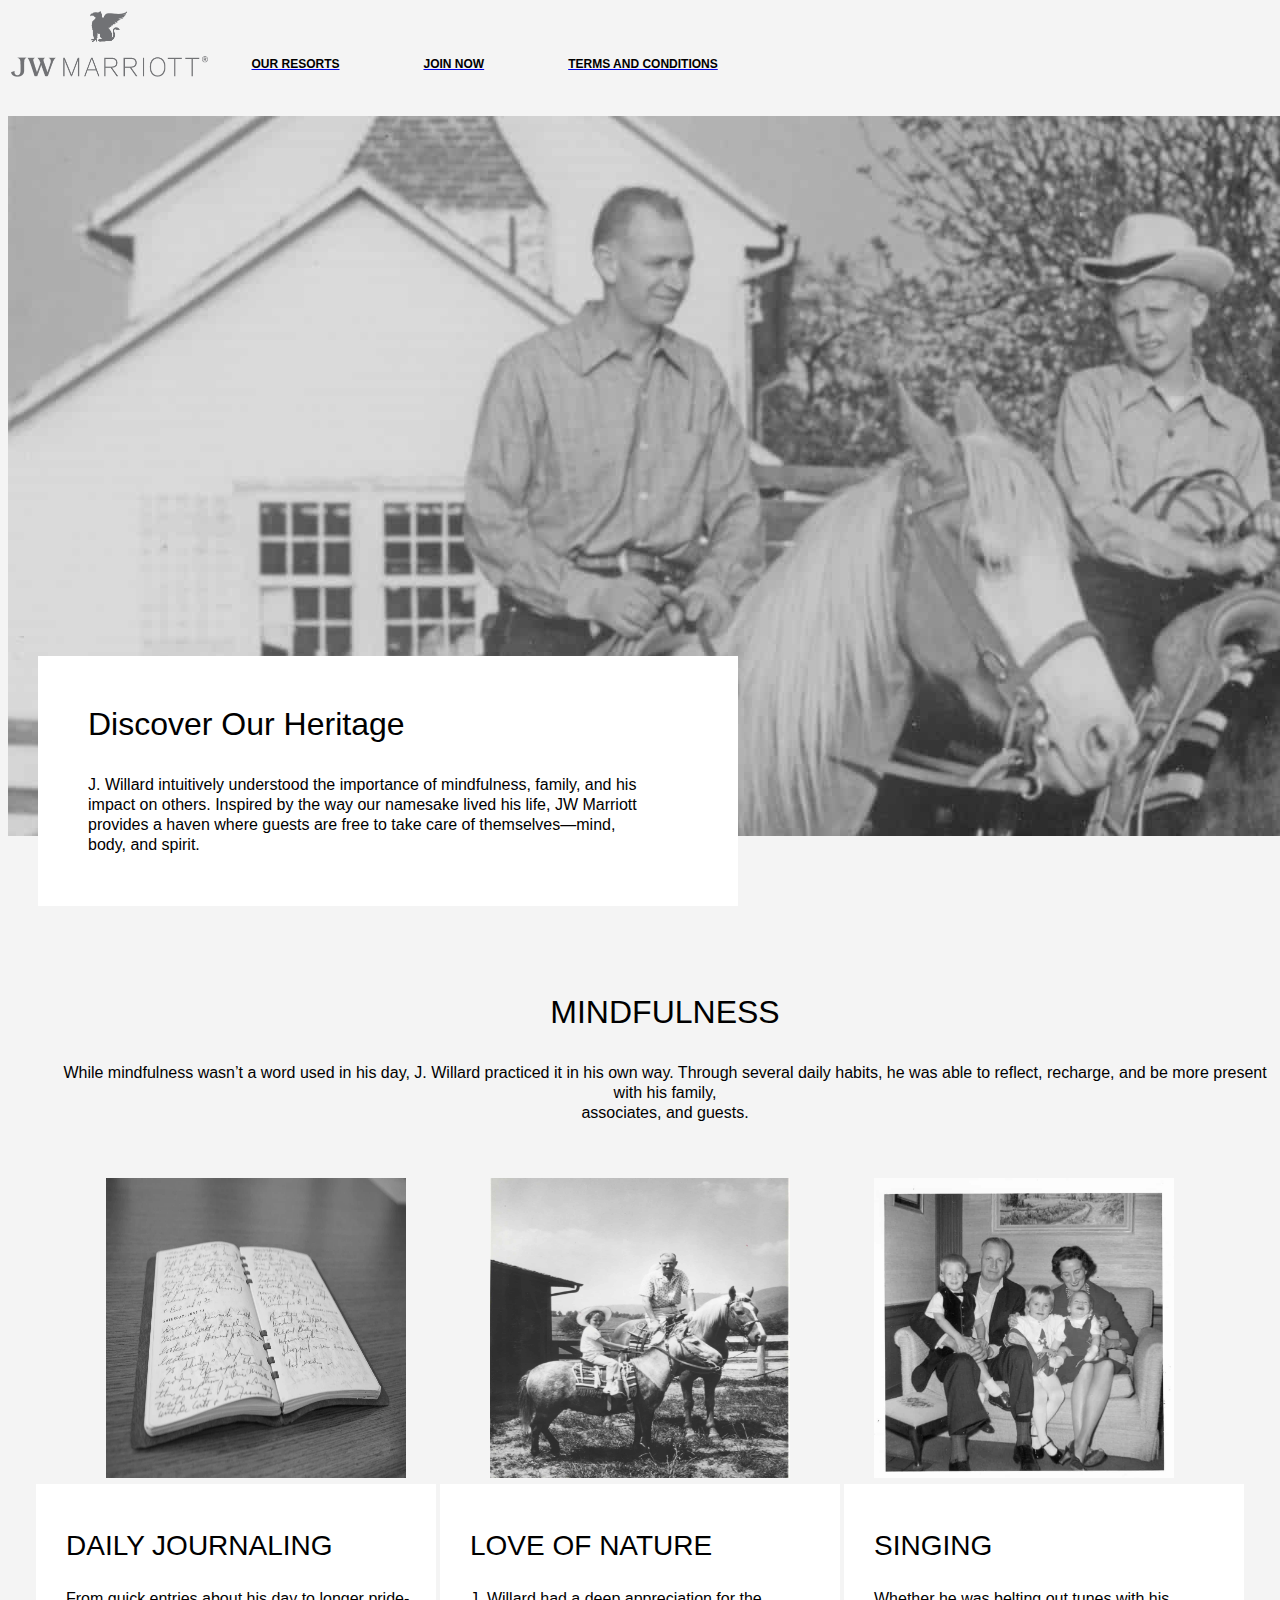
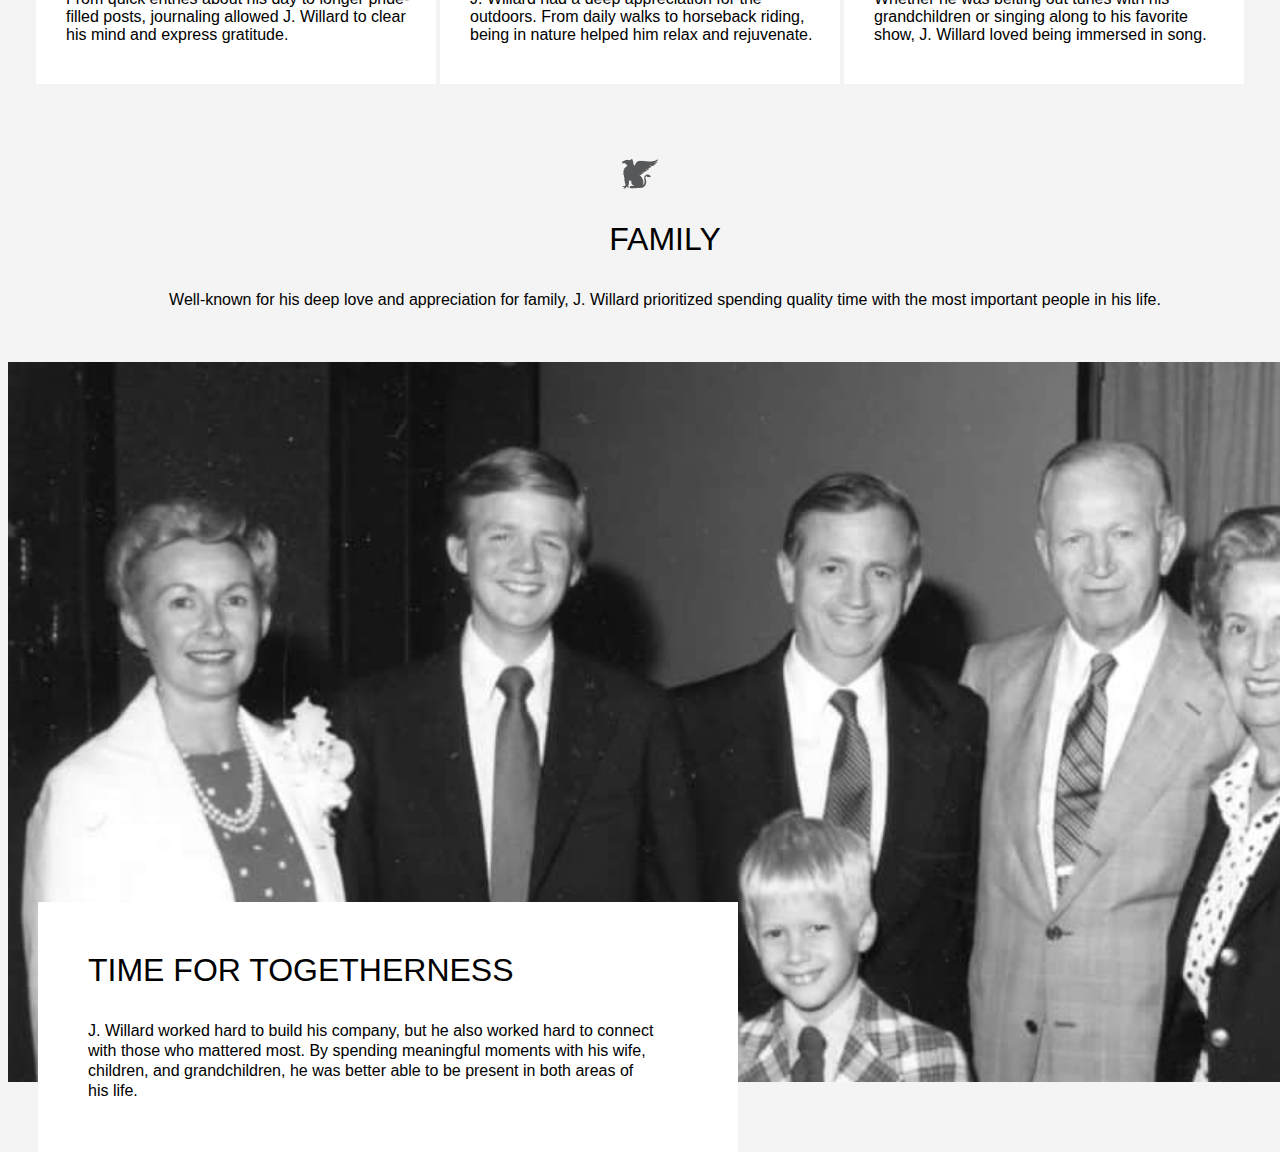
<file: heritagepage.html>
<html>
<head>
<title> jw heritage </title>
<style type = "text/css">

div.background
{
width:1500px;
height:720px;
left-margin:5px;
right-margin:5px;
background:url("./Bill_DickMarriott_Horse_2000x1137.jpg");
}

div.bg1
{
width:1500px;
height:720px;
left-margin:5px;
right-margin:5px;
background:url("./JWM-Sr-Jr-Alice-Donna-boys-1981_bw-960x661.jpg");
background-size:cover;
}

div.doh
{
width:700px; height:250px; background-color:white;
color:black; margin-bottom:20px;margin-left:30px;
}

h3.doh
{
    font-family: "Avenir-Next-LT", sans-serif;
    font-size: 32px;
    font-weight: normal;
    margin-left:50px;
}

p.doh
{
    font-family: "Proxima-Nova", sans-serif;
    font-size: 16px;margin-left:50px;
     line-height:1.25;
}

div.dj
{
width:400px; height:200px; background-color:white;
color:black;
}

h3.dj
{
    font-family: "Avenir-Next-LT", sans-serif;
    font-size: 28px;
    font-weight: normal;
   margin-left:30px;
  }

p.dj
{
font-family: "Proxima-Nova", sans-serif;
    font-size: 16px;margin-left:30px;
}
</style>
</head>

<body bgcolor=#f4f4f4>
  <table>
    <tr>
      <td>
      <a href="./index.html">
        <img class=logo src="./logo.png" width="196.5" height="65.5">
      </a>
    </td>
    <td>
      <a href="./Bonvoy_table.html">
        <b><p style="  font-family: 'Avenir', Helvetica, sans-serif;
          font-size: 12;
          color: black;
          padding-top: 40;
          padding-left:40;
          padding-right: 40;">OUR RESORTS</p></b>
      </a>
    <td>
      <a href="./join_now.html">
        <b><p style="  font-family: 'Avenir', Helvetica, sans-serif;
          font-size: 12;
          color: black;
          padding-top: 40;
          padding-left:40;
          padding-right: 40;">JOIN NOW</p></b>
      </a>
    </td>
    <td>
      <a href="./termsandcondition.html">
        <b><p style="  font-family: 'Avenir', Helvetica, sans-serif;
          font-size: 12;
          color: black;
          padding-top: 40;
          padding-left:40;
          padding-right: 40;">TERMS AND CONDITIONS</p></b>
      </a>
    </td>
  </tr>
</table>
<br><br>
<div class="background">
<br><br><br><br><br><br><br><br><br><br><br>
<br><br><br><br><br><br><br><br><br><br><br><br><br><br><br><br><br><br><br>
<div class = "doh">
<br>
<h3 class="doh"> Discover Our Heritage </h3>
<p class="doh"> J. Willard intuitively understood the importance of mindfulness, family, and his
<br>impact on others. Inspired by the way our namesake lived his life, JW Marriott
<br>provides a haven where guests are free to take care of themselves—mind,
<br>body, and spirit.</p>
</div>
</div>
<br><br><br><br><br><br><br>
<center>
<h3 class="doh"> MINDFULNESS </h3>
<p class="doh">While mindfulness wasn’t a word used in his day, J. Willard practiced it in his own way. Through several daily habits, he was able to reflect, recharge, and be more present with his family,
<br>associates, and guests.</p>
<br><br>

<table  cell spacing="30">
<th><img src="./Journal-Open_2000x1053.jpg"
height="300px" width="300px" hspace="40"></th>

<th><img src="./JWM_and_Debbie_1643x2000.jpg"
height="300px" width="300px"  hspace="40"></th>

<th><img src="./JWMSr_Alice_grandkids.jpg"
height="300px" width="300px" hspace="40"></th>

</table>

<table cell spacing="20">
<td>
<div class="dj">
<br>
<h3 class="dj"> DAILY JOURNALING</h3>
<p class="dj"> From quick entries about his day to longer pride-
<br>filled posts, journaling allowed J. Willard to clear
<br>his mind and express gratitude.</p>
</div></td>

<td><div class="dj">
<br>
<h3 class="dj"> LOVE OF NATURE </h3>
<p class="dj"> J. Willard had a deep appreciation for the
<br>outdoors. From daily walks to horseback riding,
<br>being in nature helped him relax and rejuvenate.</p>
</div></td>

<td>
<div class="dj">
<br>
<h3 class="dj"> SINGING </h3>
<p class="dj">Whether he was belting out tunes with his
<br>grandchildren or singing along to his favorite
<br>show, J. Willard loved being immersed in song.</p>
</div></td>
</table>
<br><br><br><br>
<div class="img-container"> <!-- Block parent element -->
    <img src=./icon.png alt="John Doe">
  </div>
<h3 class="doh" align=center> FAMILY </h3>
<p class="doh">Well-known for his deep love and appreciation for family, J. Willard prioritized spending quality time with the most important people in his life.</p>
<br><br>
</center>
<div class = "bg1">
<br><br><br><br><br><br><br><br><br><br><br>
<br><br><br><br><br><br><br><br><br><br><br><br><br><br><br><br><br><br><br>
<div class = "doh">
<br>
<h3 class="doh"> TIME FOR TOGETHERNESS </h3>
<p class="doh"> J. Willard worked hard to build his company, but he also worked hard to connect
<br>with those who mattered most. By spending meaningful moments with his wife,
<br>children, and grandchildren, he was better able to be present in both areas of
<br>his life.</p><br>
</div>
</div>
<br><br><br>
</body>
</html>
</file>
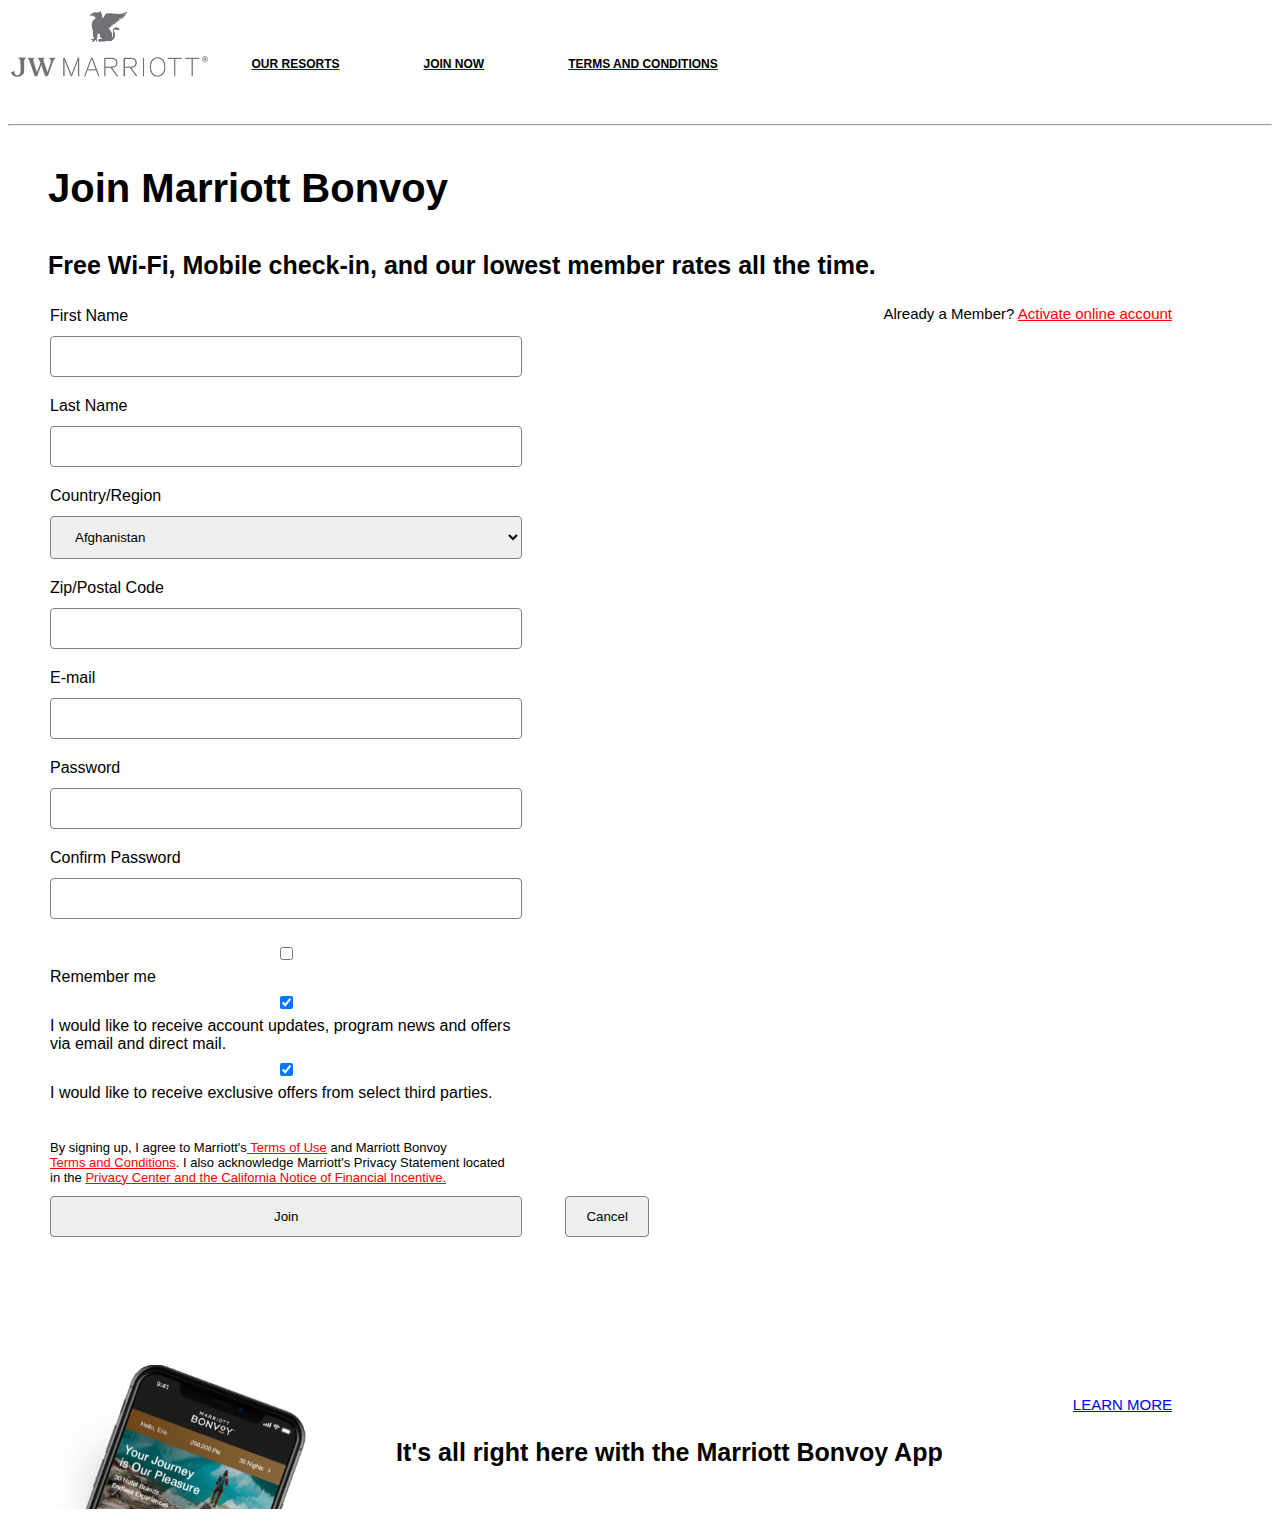
<file: join_now.html>
<html>
	<head>
		<link rel="stylesheet" type="text/css" href="./style.css">
	</head>
	<body>
		<table>
			<tr>
				<td>
				<a href="./index.html">
					<img class=logo src="./logo.png" width="196.5" height="65.5">
				</a>
			</td>
			<td>
				<a href="./Bonvoy_table.html">
					<b><p style="color:black; font-size:12px;" class=p3>OUR RESORTS</p></b>
				</a>
			<td>
				<a href="./join_now.html">
					<b><p style="color:black; font-size:12px;" class=p3>JOIN NOW</p></b>
				</a>
			</td>

			<td>
				<a href="./termsandcondition.html">
					<b><p style="color:black; font-size:12px;" class=p3>TERMS AND CONDITIONS</p></b>
				</a>
			</td>
		</tr>
	</table>
		</a>
    <br>
    <br>
		<hr>
		<p class=p5><b>Join Marriott Bonvoy</b></p>
		<p class=p6><b>Free Wi-Fi, Mobile check-in, and our lowest member rates all the time.</b></p>
		<table class=table3 align=left>
			<form>
				<tr><td class=td2>First Name</td></tr>
				<tr><td class=td3><input type=text name=fname></td></tr>
				<tr><td class=td2>Last Name</td></tr>
				<tr><td class=td3><input type=text name=fname></td></tr>
				<tr><td class=td2><label for="country">Country/Region</label></td></tr>
				<tr><td class=td3>
			<select id="country" name="country">
	   <option value="Afganistan">Afghanistan</option>
	   <option value="Albania">Albania</option>
	   <option value="Algeria">Algeria</option>
	   <option value="American Samoa">American Samoa</option>
	   <option value="Andorra">Andorra</option>
	   <option value="Angola">Angola</option>
	   <option value="Anguilla">Anguilla</option>
	   <option value="Antigua & Barbuda">Antigua & Barbuda</option>
	   <option value="Argentina">Argentina</option>
	   <option value="Armenia">Armenia</option>
	   <option value="Aruba">Aruba</option>
	   <option value="Australia">Australia</option>
	   <option value="Austria">Austria</option>
	   <option value="Azerbaijan">Azerbaijan</option>
	   <option value="Bahamas">Bahamas</option>
	   <option value="Bahrain">Bahrain</option>
	   <option value="Bangladesh">Bangladesh</option>
	   <option value="Barbados">Barbados</option>
	   <option value="Belarus">Belarus</option>
	   <option value="Belgium">Belgium</option>
	   <option value="Belize">Belize</option>
	   <option value="Benin">Benin</option>
	   <option value="Bermuda">Bermuda</option>
	   <option value="Bhutan">Bhutan</option>
	   <option value="Bolivia">Bolivia</option>
	   <option value="Bonaire">Bonaire</option>
	   <option value="Bosnia & Herzegovina">Bosnia & Herzegovina</option>
	   <option value="Botswana">Botswana</option>
	   <option value="Brazil">Brazil</option>
	   <option value="British Indian Ocean Ter">British Indian Ocean Ter</option>
	   <option value="Brunei">Brunei</option>
	   <option value="Bulgaria">Bulgaria</option>
	   <option value="Burkina Faso">Burkina Faso</option>
	   <option value="Burundi">Burundi</option>
	   <option value="Cambodia">Cambodia</option>
	   <option value="Cameroon">Cameroon</option>
	   <option value="Canada">Canada</option>
	   <option value="Canary Islands">Canary Islands</option>
	   <option value="Cape Verde">Cape Verde</option>
	   <option value="Cayman Islands">Cayman Islands</option>
	   <option value="Central African Republic">Central African Republic</option>
	   <option value="Chad">Chad</option>
	   <option value="Channel Islands">Channel Islands</option>
	   <option value="Chile">Chile</option>
	   <option value="China">China</option>
	   <option value="Christmas Island">Christmas Island</option>
	   <option value="Cocos Island">Cocos Island</option>
	   <option value="Colombia">Colombia</option>
	   <option value="Comoros">Comoros</option>
	   <option value="Congo">Congo</option>
	   <option value="Cook Islands">Cook Islands</option>
	   <option value="Costa Rica">Costa Rica</option>
	   <option value="Cote DIvoire">Cote DIvoire</option>
	   <option value="Croatia">Croatia</option>
	   <option value="Cuba">Cuba</option>
	   <option value="Curaco">Curacao</option>
	   <option value="Cyprus">Cyprus</option>
	   <option value="Czech Republic">Czech Republic</option>
	   <option value="Denmark">Denmark</option>
	   <option value="Djibouti">Djibouti</option>
	   <option value="Dominica">Dominica</option>
	   <option value="Dominican Republic">Dominican Republic</option>
	   <option value="East Timor">East Timor</option>
	   <option value="Ecuador">Ecuador</option>
	   <option value="Egypt">Egypt</option>
	   <option value="El Salvador">El Salvador</option>
	   <option value="Equatorial Guinea">Equatorial Guinea</option>
	   <option value="Eritrea">Eritrea</option>
	   <option value="Estonia">Estonia</option>
	   <option value="Ethiopia">Ethiopia</option>
	   <option value="Falkland Islands">Falkland Islands</option>
	   <option value="Faroe Islands">Faroe Islands</option>
	   <option value="Fiji">Fiji</option>
	   <option value="Finland">Finland</option>
	   <option value="France">France</option>
	   <option value="French Guiana">French Guiana</option>
	   <option value="French Polynesia">French Polynesia</option>
	   <option value="French Southern Ter">French Southern Ter</option>
	   <option value="Gabon">Gabon</option>
	   <option value="Gambia">Gambia</option>
	   <option value="Georgia">Georgia</option>
	   <option value="Germany">Germany</option>
	   <option value="Ghana">Ghana</option>
	   <option value="Gibraltar">Gibraltar</option>
	   <option value="Great Britain">Great Britain</option>
	   <option value="Greece">Greece</option>
	   <option value="Greenland">Greenland</option>
	   <option value="Grenada">Grenada</option>
	   <option value="Guadeloupe">Guadeloupe</option>
	   <option value="Guam">Guam</option>
	   <option value="Guatemala">Guatemala</option>
	   <option value="Guinea">Guinea</option>
	   <option value="Guyana">Guyana</option>
	   <option value="Haiti">Haiti</option>
	   <option value="Hawaii">Hawaii</option>
	   <option value="Honduras">Honduras</option>
	   <option value="Hong Kong">Hong Kong</option>
	   <option value="Hungary">Hungary</option>
	   <option value="Iceland">Iceland</option>
	   <option value="Indonesia">Indonesia</option>
	   <option value="India">India</option>
	   <option value="Iran">Iran</option>
	   <option value="Iraq">Iraq</option>
	   <option value="Ireland">Ireland</option>
	   <option value="Isle of Man">Isle of Man</option>
	   <option value="Israel">Israel</option>
	   <option value="Italy">Italy</option>
	   <option value="Jamaica">Jamaica</option>
	   <option value="Japan">Japan</option>
	   <option value="Jordan">Jordan</option>
	   <option value="Kazakhstan">Kazakhstan</option>
	   <option value="Kenya">Kenya</option>
	   <option value="Kiribati">Kiribati</option>
	   <option value="Korea North">Korea North</option>
	   <option value="Korea Sout">Korea South</option>
	   <option value="Kuwait">Kuwait</option>
	   <option value="Kyrgyzstan">Kyrgyzstan</option>
	   <option value="Laos">Laos</option>
	   <option value="Latvia">Latvia</option>
	   <option value="Lebanon">Lebanon</option>
	   <option value="Lesotho">Lesotho</option>
	   <option value="Liberia">Liberia</option>
	   <option value="Libya">Libya</option>
	   <option value="Liechtenstein">Liechtenstein</option>
	   <option value="Lithuania">Lithuania</option>
	   <option value="Luxembourg">Luxembourg</option>
	   <option value="Macau">Macau</option>
	   <option value="Macedonia">Macedonia</option>
	   <option value="Madagascar">Madagascar</option>
	   <option value="Malaysia">Malaysia</option>
	   <option value="Malawi">Malawi</option>
	   <option value="Maldives">Maldives</option>
	   <option value="Mali">Mali</option>
	   <option value="Malta">Malta</option>
	   <option value="Marshall Islands">Marshall Islands</option>
	   <option value="Martinique">Martinique</option>
	   <option value="Mauritania">Mauritania</option>
	   <option value="Mauritius">Mauritius</option>
	   <option value="Mayotte">Mayotte</option>
	   <option value="Mexico">Mexico</option>
	   <option value="Midway Islands">Midway Islands</option>
	   <option value="Moldova">Moldova</option>
	   <option value="Monaco">Monaco</option>
	   <option value="Mongolia">Mongolia</option>
	   <option value="Montserrat">Montserrat</option>
	   <option value="Morocco">Morocco</option>
	   <option value="Mozambique">Mozambique</option>
	   <option value="Myanmar">Myanmar</option>
	   <option value="Nambia">Nambia</option>
	   <option value="Nauru">Nauru</option>
	   <option value="Nepal">Nepal</option>
	   <option value="Netherland Antilles">Netherland Antilles</option>
	   <option value="Netherlands">Netherlands (Holland, Europe)</option>
	   <option value="Nevis">Nevis</option>
	   <option value="New Caledonia">New Caledonia</option>
	   <option value="New Zealand">New Zealand</option>
	   <option value="Nicaragua">Nicaragua</option>
	   <option value="Niger">Niger</option>
	   <option value="Nigeria">Nigeria</option>
	   <option value="Niue">Niue</option>
	   <option value="Norfolk Island">Norfolk Island</option>
	   <option value="Norway">Norway</option>
	   <option value="Oman">Oman</option>
	   <option value="Pakistan">Pakistan</option>
	   <option value="Palau Island">Palau Island</option>
	   <option value="Palestine">Palestine</option>
	   <option value="Panama">Panama</option>
	   <option value="Papua New Guinea">Papua New Guinea</option>
	   <option value="Paraguay">Paraguay</option>
	   <option value="Peru">Peru</option>
	   <option value="Phillipines">Philippines</option>
	   <option value="Pitcairn Island">Pitcairn Island</option>
	   <option value="Poland">Poland</option>
	   <option value="Portugal">Portugal</option>
	   <option value="Puerto Rico">Puerto Rico</option>
	   <option value="Qatar">Qatar</option>
	   <option value="Republic of Montenegro">Republic of Montenegro</option>
	   <option value="Republic of Serbia">Republic of Serbia</option>
	   <option value="Reunion">Reunion</option>
	   <option value="Romania">Romania</option>
	   <option value="Russia">Russia</option>
	   <option value="Rwanda">Rwanda</option>
	   <option value="St Barthelemy">St Barthelemy</option>
	   <option value="St Eustatius">St Eustatius</option>
	   <option value="St Helena">St Helena</option>
	   <option value="St Kitts-Nevis">St Kitts-Nevis</option>
	   <option value="St Lucia">St Lucia</option>
	   <option value="St Maarten">St Maarten</option>
	   <option value="St Pierre & Miquelon">St Pierre & Miquelon</option>
	   <option value="St Vincent & Grenadines">St Vincent & Grenadines</option>
	   <option value="Saipan">Saipan</option>
	   <option value="Samoa">Samoa</option>
	   <option value="Samoa American">Samoa American</option>
	   <option value="San Marino">San Marino</option>
	   <option value="Sao Tome & Principe">Sao Tome & Principe</option>
	   <option value="Saudi Arabia">Saudi Arabia</option>
	   <option value="Senegal">Senegal</option>
	   <option value="Seychelles">Seychelles</option>
	   <option value="Sierra Leone">Sierra Leone</option>
	   <option value="Singapore">Singapore</option>
	   <option value="Slovakia">Slovakia</option>
	   <option value="Slovenia">Slovenia</option>
	   <option value="Solomon Islands">Solomon Islands</option>
	   <option value="Somalia">Somalia</option>
	   <option value="South Africa">South Africa</option>
	   <option value="Spain">Spain</option>
	   <option value="Sri Lanka">Sri Lanka</option>
	   <option value="Sudan">Sudan</option>
	   <option value="Suriname">Suriname</option>
	   <option value="Swaziland">Swaziland</option>
	   <option value="Sweden">Sweden</option>
	   <option value="Switzerland">Switzerland</option>
	   <option value="Syria">Syria</option>
	   <option value="Tahiti">Tahiti</option>
	   <option value="Taiwan">Taiwan</option>
	   <option value="Tajikistan">Tajikistan</option>
	   <option value="Tanzania">Tanzania</option>
	   <option value="Thailand">Thailand</option>
	   <option value="Togo">Togo</option>
	   <option value="Tokelau">Tokelau</option>
	   <option value="Tonga">Tonga</option>
	   <option value="Trinidad & Tobago">Trinidad & Tobago</option>
	   <option value="Tunisia">Tunisia</option>
	   <option value="Turkey">Turkey</option>
	   <option value="Turkmenistan">Turkmenistan</option>
	   <option value="Turks & Caicos Is">Turks & Caicos Is</option>
	   <option value="Tuvalu">Tuvalu</option>
	   <option value="Uganda">Uganda</option>
	   <option value="United Kingdom">United Kingdom</option>
	   <option value="Ukraine">Ukraine</option>
	   <option value="United Arab Erimates">United Arab Emirates</option>
	   <option value="United States of America">United States of America</option>
	   <option value="Uraguay">Uruguay</option>
	   <option value="Uzbekistan">Uzbekistan</option>
	   <option value="Vanuatu">Vanuatu</option>
	   <option value="Vatican City State">Vatican City State</option>
	   <option value="Venezuela">Venezuela</option>
	   <option value="Vietnam">Vietnam</option>
	   <option value="Virgin Islands (Brit)">Virgin Islands (Brit)</option>
	   <option value="Virgin Islands (USA)">Virgin Islands (USA)</option>
	   <option value="Wake Island">Wake Island</option>
	   <option value="Wallis & Futana Is">Wallis & Futana Is</option>
	   <option value="Yemen">Yemen</option>
	   <option value="Zaire">Zaire</option>
	   <option value="Zambia">Zambia</option>
	   <option value="Zimbabwe">Zimbabwe</option>
	 			</select></td></tr>
				<tr><td class=td2>Zip/Postal Code</td></tr>
				<tr><td class=td3><input type=number name=postalcode><td></tr>
				<tr><td class=td2>E-mail</td></tr>
				<tr><td class=td3><input type=email name=email1></td></tr>
				<tr><td class=td2>Password</td></tr>
				<tr><td class=td3><input type=password></td></tr>
				<tr><td class=td2>Confirm Password</td></tr>
				<tr><td class=td3><input type=password></td></tr>
				<tr><td class=td2><input type=checkbox name=remember>Remember me</td></tr>
				<tr><td class=td2><input type=checkbox name=remember checked>I would like to receive account updates, program news and offers<br> via email and direct mail.</td></tr>
				<tr><td class=td2><input type=checkbox name=remember checked>I would like to receive exclusive offers from select third parties.<br><br><br></td></tr>
				<tr><td class=td2 style="font-size:13px"><p>By signing up, I agree to Marriott's<a href='https://www.marriott.com/about/terms-of-use-modal.mi'
				style="color:red"> Terms of Use</a> and Marriott Bonvoy<br><a href='https://www.marriott.com/loyalty/terms.mi'
				style="color:red"> Terms and Conditions</a>. I also acknowledge Marriott's Privacy Statement located<br> in the
				<a href='https://www.marriott.com/marriott/privacy-modal.mi' target = "_blank" style="color:red">Privacy Center and the
				<a href='https://www.marriott.com/about/ccpa/modal.mi' target = "_blank" style="color:red">California Notice of Financial Incentive.
				</p></td></tr>
				<tr><td class=td3><input type=submit value=Join></td>
				<td class=td3><input type=reset value=Cancel></td></tr>
			</table>
				<p class=p2 align=right>Already a Member? <a href='https://www.marriott.com/rewards/createAccount/activateAccountChallenge.mi' target = "_blank" 
				style="color:red">Activate online account</p></a>
				<br><br><br><br><br><br><br><br><br><br><br><br><br><br><br><br><br><br><br><br><br><br><br><br><br><br><br><br><br><br><br><br><br><br><br><br><br><br><br><br><br><br><br><br><br><br><br><br><br><br><br><br><br><br><br><br>
				<img src=./app_image.png align=left width=345 height=144 style="padding:20px">
				<br><br>
				<a href='https://marriott.app.link/tdEAPp3Hy4' target = "_blank"><p class=p2 align=right>LEARN MORE</a></p>
				<b><p class=p6 align=centre>It's all right here with the Marriott Bonvoy App</p></b>
</body>

</html>
</file>
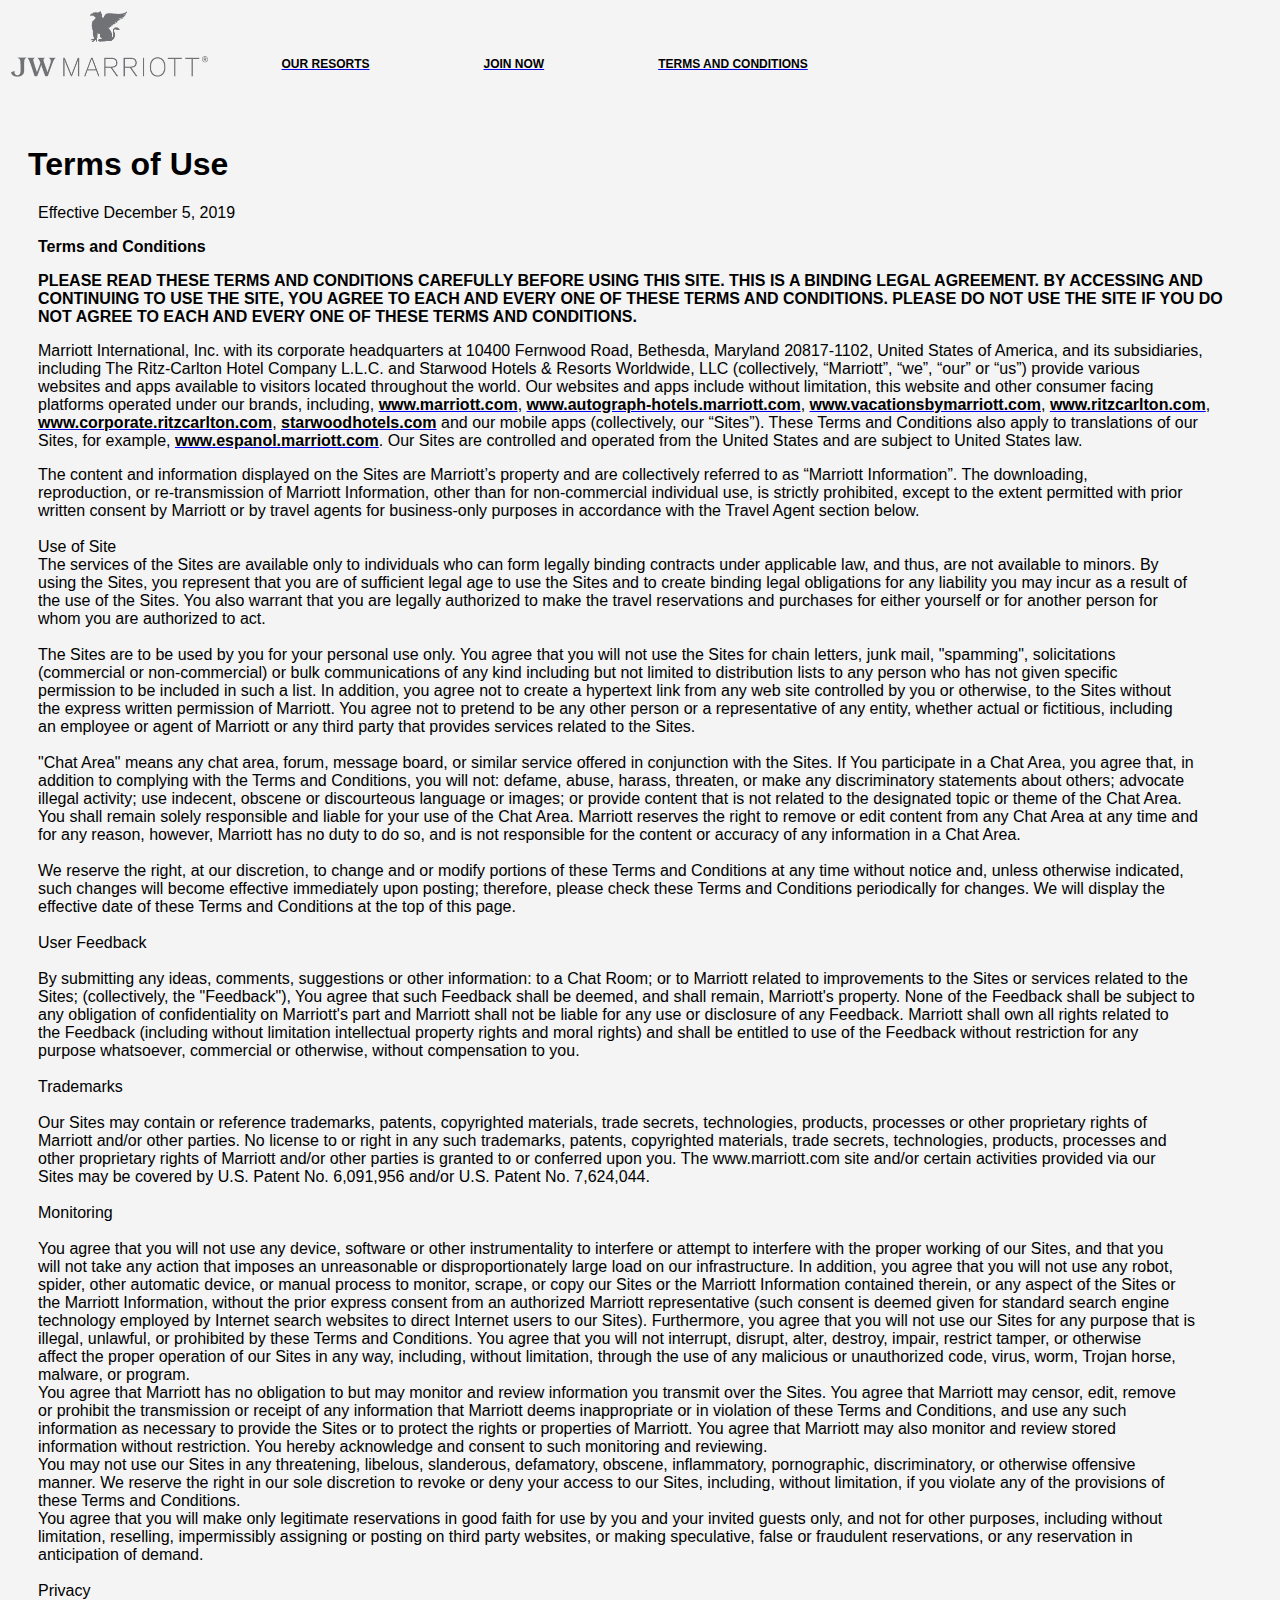
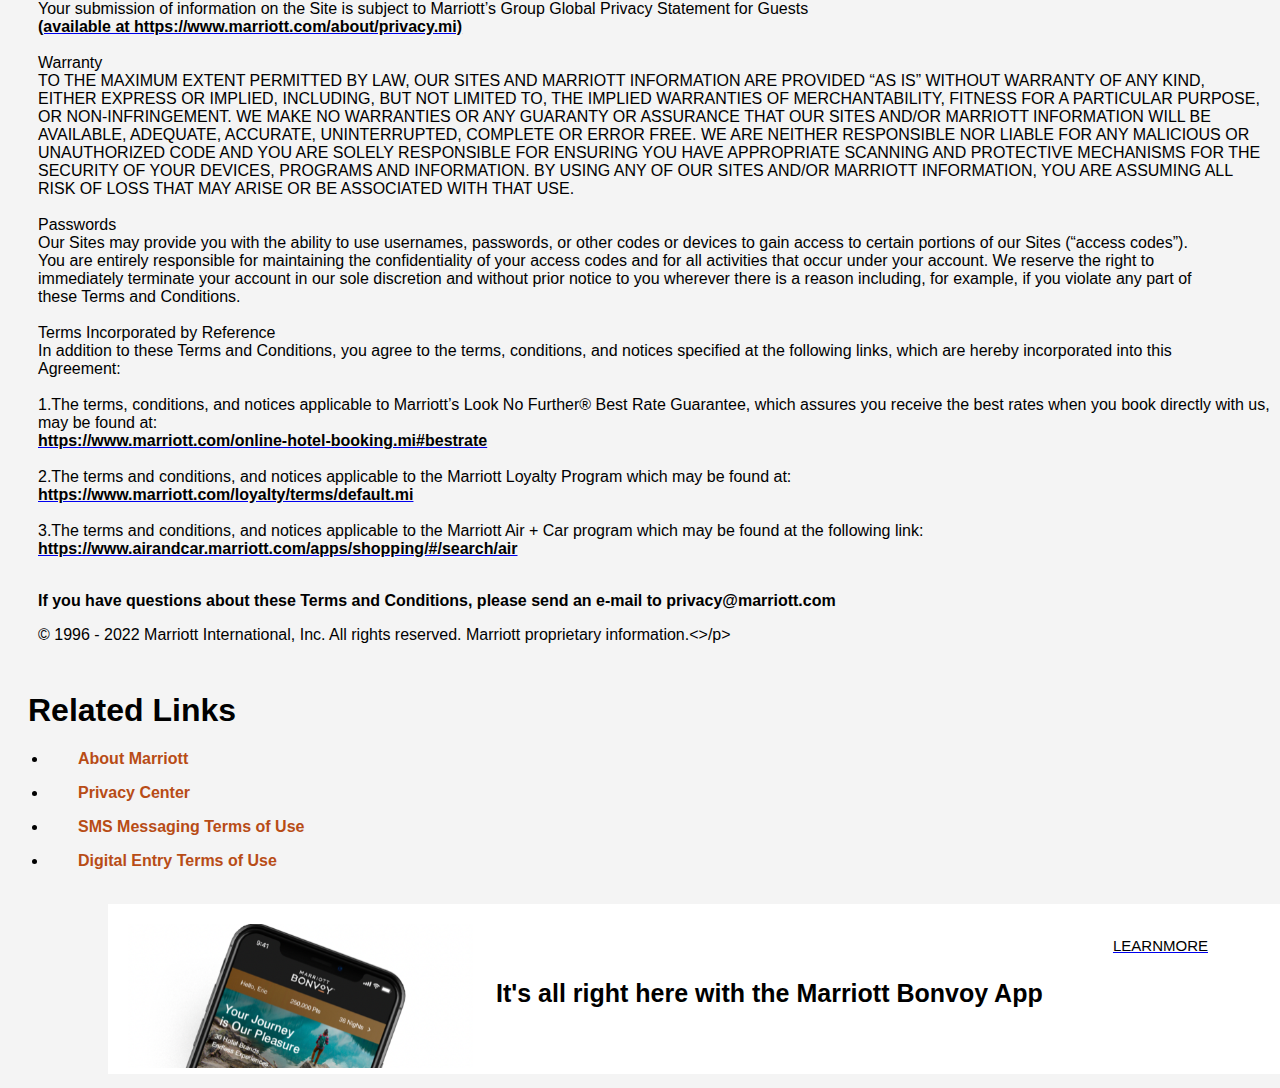
<file: termsandcondition.html>
<html>
<head>
<title> terms and condition </title>

<script language="JavaScript">
var term =confirm("Confirm to view Terms and Condition");
if(term==true)
{
alert("You pressed OK!");
}
else
{
alert("Your pressed Cancel!");
}
</script>

<style type = "text/css">
h1{
font-family:"Helvetica";
margin-left:20px;
margin-top:30px;
}
p
{
font-family:proxima-nova,Helvetica,Arial,sans-serif;
margin-left:30px;
}
div.tab
{
width:1500px;
height:150px;
background-color:white;
}
a.related
{
    color:#b84c16;
    text-decoration: none;
}
p.bonvoy
{
 font-family: 'proxima-nova', sans-serif;
  font-size: 25;
  color: black;
  padding-left: 40;
  padding-right: 40;
}
p.bon{
  font-family: 'Avenir', Helvetica, sans-serif;
  font-size: 15;
  padding-left: 100;
  padding-right: 100;
}
div.tab1
{
width:1200px;
height:170px;
background-color:white;
margin-left:100px;
}
</style>
</head>

<body bgcolor=#f4f4f4>
  <table>
    <tr>
      <td>
      <a href="./index.html">
        <img class=logo src="./logo.png" width="196.5" height="65.5">
      </a>
    </td>
    <td>
      <a href="./Bonvoy_table.html">
        <b><p style="  font-family: 'Avenir', Helvetica, sans-serif;
          font-size: 12;
          color: black;
          padding-top: 40;
          padding-left:40;
          padding-right: 40;">OUR RESORTS</p></b>
      </a>
    <td>
      <a href="./join_now.html">
        <b><p style="  font-family: 'Avenir', Helvetica, sans-serif;
          font-size: 12;
          color: black;
          padding-top: 40;
          padding-left:40;
          padding-right: 40;">JOIN NOW</p></b>
      </a>
    </td>
    <td>
      <a href="./termsandcondition.html">
        <b><p style="  font-family: 'Avenir', Helvetica, sans-serif;
          font-size: 12;
          color: black;
          padding-top: 40;
          padding-left:40;
          padding-right: 40;">TERMS AND CONDITIONS</p></b>
      </a>
    </td>
  </tr>
</table>
<br><br>
<h1>Terms of Use</h1>
<p>   Effective December 5, 2019 </p>
<p><b> Terms and Conditions </b></p>
<p><b> PLEASE READ THESE TERMS AND CONDITIONS CAREFULLY BEFORE USING THIS SITE. THIS IS A BINDING LEGAL AGREEMENT. BY ACCESSING AND
<br>CONTINUING TO USE THE SITE, YOU AGREE TO EACH AND EVERY ONE OF THESE TERMS AND CONDITIONS. PLEASE DO NOT USE THE SITE IF YOU DO
<br>NOT AGREE TO EACH AND EVERY ONE OF THESE TERMS AND CONDITIONS.</b></p>
<p> Marriott International, Inc. with its corporate headquarters at 10400 Fernwood Road, Bethesda, Maryland 20817-1102, United States of America, and its subsidiaries,
<br> including The Ritz-Carlton Hotel Company L.L.C. and Starwood Hotels & Resorts Worldwide, LLC (collectively, “Marriott”, “we”, “our” or “us”) provide various
<br>websites and apps available to visitors located throughout the world. Our websites and apps include without limitation, this website and other consumer facing
<br>platforms operated under our brands, including, <a href="https://www.marriott.com/default.mi"><font color = "black"><b>www.marriott.com</b></font></a>, <a href="https://autograph-hotels.marriott.com/"><font color = "black"><b>www.autograph-hotels.marriott.com</b></font></a>, <a href="https://www.vacationsbymarriott.com/"><font color = "black"><b>www.vacationsbymarriott.com</b></font></a>, <a href="https://www.ritzcarlton.com/"><font color = "black"><b>www.ritzcarlton.com</b></font></a>,
<br> <a href="https://www.ritzcarlton.com/en/about"><font color = "black"><b>www.corporate.ritzcarlton.com</b></font></a>, <a href="https://www.marriott.com/default.mi?program=spg"><font color = "black"><b>starwoodhotels.com</b></font></a> and our mobile apps (collectively, our “Sites”). These Terms and Conditions also apply to translations of our
<br>Sites, for example, <a href="https://www.espanol.marriott.com/default.mi"><font color = "black"><b> www.espanol.marriott.com</b></font></a>. Our Sites are controlled and operated from the United States and are subject to United States law.</p>

<p>The content and information displayed on the Sites are Marriott’s property and are collectively referred to as “Marriott Information”. The downloading,
<br>reproduction, or re-transmission of Marriott Information, other than for non-commercial individual use, is strictly prohibited, except to the extent permitted with prior
<br>written consent by Marriott or by travel agents for business-only purposes in accordance with the Travel Agent section below.
<br><br>
Use of Site
<br>
The services of the Sites are available only to individuals who can form legally binding contracts under applicable law, and thus, are not available to minors. By
<br>using the Sites, you represent that you are of sufficient legal age to use the Sites and to create binding legal obligations for any liability you may incur as a result of
<br> the use of the Sites. You also warrant that you are legally authorized to make the travel reservations and purchases for either yourself or for another person for
<br>whom you are authorized to act.
<br><br>
The Sites are to be used by you for your personal use only. You agree that you will not use the Sites for chain letters, junk mail, "spamming", solicitations
<br>(commercial or non-commercial) or bulk communications of any kind including but not limited to distribution lists to any person who has not given specific
<br>permission to be included in such a list. In addition, you agree not to create a hypertext link from any web site controlled by you or otherwise, to the Sites without
<br>the express written permission of Marriott. You agree not to pretend to be any other person or a representative of any entity, whether actual or fictitious, including
<br>an employee or agent of Marriott or any third party that provides services related to the Sites.
<br><br>
"Chat Area" means any chat area, forum, message board, or similar service offered in conjunction with the Sites. If You participate in a Chat Area, you agree that, in
<br>addition to complying with the Terms and Conditions, you will not: defame, abuse, harass, threaten, or make any discriminatory statements about others; advocate
<br>illegal activity; use indecent, obscene or discourteous language or images; or provide content that is not related to the designated topic or theme of the Chat Area.
<br>You shall remain solely responsible and liable for your use of the Chat Area. Marriott reserves the right to remove or edit content from any Chat Area at any time and
<br>for any reason, however, Marriott has no duty to do so, and is not responsible for the content or accuracy of any information in a Chat Area.
<br><br>
We reserve the right, at our discretion, to change and or modify portions of these Terms and Conditions at any time without notice and, unless otherwise indicated,
<br>such changes will become effective immediately upon posting; therefore, please check these Terms and Conditions periodically for changes. We will display the
<br>effective date of these Terms and Conditions at the top of this page.
<br><br>
User Feedback
<br><br>
By submitting any ideas, comments, suggestions or other information: to a Chat Room; or to Marriott related to improvements to the Sites or services related to the
<br>Sites; (collectively, the "Feedback"), You agree that such Feedback shall be deemed, and shall remain, Marriott's property. None of the Feedback shall be subject to
<br>any obligation of confidentiality on Marriott's part and Marriott shall not be liable for any use or disclosure of any Feedback. Marriott shall own all rights related to
<br>the Feedback (including without limitation intellectual property rights and moral rights) and shall be entitled to use of the Feedback without restriction for any
<br>purpose whatsoever, commercial or otherwise, without compensation to you.
<br><br>
Trademarks
<br><br>
Our Sites may contain or reference trademarks, patents, copyrighted materials, trade secrets, technologies, products, processes or other proprietary rights of
<br>Marriott and/or other parties. No license to or right in any such trademarks, patents, copyrighted materials, trade secrets, technologies, products, processes and
<br>other proprietary rights of Marriott and/or other parties is granted to or conferred upon you. The www.marriott.com site and/or certain activities provided via our
<br>Sites may be covered by U.S. Patent No. 6,091,956 and/or U.S. Patent No. 7,624,044.
<br><br>
Monitoring
<br><br>
You agree that you will not use any device, software or other instrumentality to interfere or attempt to interfere with the proper working of our Sites, and that you
<br>will not take any action that imposes an unreasonable or disproportionately large load on our infrastructure. In addition, you agree that you will not use any robot,
<br>spider, other automatic device, or manual process to monitor, scrape, or copy our Sites or the Marriott Information contained therein, or any aspect of the Sites or
<br>the Marriott Information, without the prior express consent from an authorized Marriott representative (such consent is deemed given for standard search engine
<br>technology employed by Internet search websites to direct Internet users to our Sites). Furthermore, you agree that you will not use our Sites for any purpose that is
<br>illegal, unlawful, or prohibited by these Terms and Conditions. You agree that you will not interrupt, disrupt, alter, destroy, impair, restrict tamper, or otherwise
<br>affect the proper operation of our Sites in any way, including, without limitation, through the use of any malicious or unauthorized code, virus, worm, Trojan horse,
<br>malware, or program.
<br>
You agree that Marriott has no obligation to but may monitor and review information you transmit over the Sites. You agree that Marriott may censor, edit, remove
<br>or prohibit the transmission or receipt of any information that Marriott deems inappropriate or in violation of these Terms and Conditions, and use any such
<br>information as necessary to provide the Sites or to protect the rights or properties of Marriott. You agree that Marriott may also monitor and review stored
<br>information without restriction. You hereby acknowledge and consent to such monitoring and reviewing.
<br>
You may not use our Sites in any threatening, libelous, slanderous, defamatory, obscene, inflammatory, pornographic, discriminatory, or otherwise offensive
<br>manner. We reserve the right in our sole discretion to revoke or deny your access to our Sites, including, without limitation, if you violate any of the provisions of
<br>these Terms and Conditions.
<br>
You agree that you will make only legitimate reservations in good faith for use by you and your invited guests only, and not for other purposes, including without
<br>limitation, reselling, impermissibly assigning or posting on third party websites, or making speculative, false or fraudulent reservations, or any reservation in
<br>anticipation of demand.
<br><br>
Privacy
<br>
Your submission of information on the Site is subject to Marriott’s Group Global Privacy Statement for Guests
<br><a href="https://www.marriott.com/about/privacy.mi"><font color="black"><b>(available at https://www.marriott.com/about/privacy.mi)</b></font></a>
<br><br>
Warranty
<br>
TO THE MAXIMUM EXTENT PERMITTED BY LAW, OUR SITES AND MARRIOTT INFORMATION ARE PROVIDED “AS IS” WITHOUT WARRANTY OF ANY KIND,
<br>EITHER EXPRESS OR IMPLIED, INCLUDING, BUT NOT LIMITED TO, THE IMPLIED WARRANTIES OF MERCHANTABILITY, FITNESS FOR A PARTICULAR PURPOSE,
<br> OR NON-INFRINGEMENT. WE MAKE NO WARRANTIES OR ANY GUARANTY OR ASSURANCE THAT OUR SITES AND/OR MARRIOTT INFORMATION WILL BE
<br>AVAILABLE, ADEQUATE, ACCURATE, UNINTERRUPTED, COMPLETE OR ERROR FREE. WE ARE NEITHER RESPONSIBLE NOR LIABLE FOR ANY MALICIOUS OR
<br>UNAUTHORIZED CODE AND YOU ARE SOLELY RESPONSIBLE FOR ENSURING YOU HAVE APPROPRIATE SCANNING AND PROTECTIVE MECHANISMS FOR THE
<br>SECURITY OF YOUR DEVICES, PROGRAMS AND INFORMATION. BY USING ANY OF OUR SITES AND/OR MARRIOTT INFORMATION, YOU ARE ASSUMING ALL
<br>RISK OF LOSS THAT MAY ARISE OR BE ASSOCIATED WITH THAT USE.
<br><br>
Passwords
<br>
Our Sites may provide you with the ability to use usernames, passwords, or other codes or devices to gain access to certain portions of our Sites (“access codes”).
<br>You are entirely responsible for maintaining the confidentiality of your access codes and for all activities that occur under your account. We reserve the right to
<br> immediately terminate your account in our sole discretion and without prior notice to you wherever there is a reason including, for example, if you violate any part of
<br> these Terms and Conditions.
<br><br>
Terms Incorporated by Reference
<br>
In addition to these Terms and Conditions, you agree to the terms, conditions, and notices specified at the following links, which are hereby incorporated into this
<br>Agreement:
<br><br>
1.The terms, conditions, and notices applicable to Marriott’s Look No Further® Best Rate Guarantee, which assures you receive the best rates when you book directly with us, may be found at:
<br><a href="https://www.marriott.com/online-hotel-booking.mi#bestrate"><font color="black"><b>https://www.marriott.com/online-hotel-booking.mi#bestrate</a></font></b>
<br><br>
2.The terms and conditions, and notices applicable to the Marriott Loyalty Program which may be found at:
<br><a href="https://www.marriott.com/loyalty/terms/default.mi"><font color="black"><b>https://www.marriott.com/loyalty/terms/default.mi</a></font></b>
<br><br>
3.The terms and conditions, and notices applicable to the Marriott Air + Car program which may be found at the following link:
<br><a href="https://www.airandcar.marriott.com/apps/shopping/#/search/air"><font color="black"><b>https://www.airandcar.marriott.com/apps/shopping/#/search/air</a></font></b>
<br><br>
<b><p>If you have questions about these Terms and Conditions, please send an e-mail to privacy@marriott.com</p></b>
<p>© 1996 - 2022 Marriott International, Inc. All rights reserved. Marriott proprietary information.<>/p>
<br><br>
<h1>Related Links</h1>
<ul>
<li><a class = "related" href="https://www.marriott.com/marriott/aboutmarriott.mi"><p><b>About Marriott</b></p></a></li>
<li><a class = "related" href="https://www.marriott.com/about/privacy.mi"><p><b> Privacy Center  </b></p></a></li>
<li><a class = "related" href="https://www.marriott.com/about/sms-terms-of-use.mi"><p><b> SMS Messaging Terms of Use </b></p></a></li>
<li><a class = "related" href="https://www.marriott.com/about/digital-entry-terms-of-use.mi"><p><b> Digital Entry Terms of Use </b></p></a></li>
</ul>
<br>
<div class="tab1">
<img src=".\app_image.png" align=left width=345 height=144 style="padding:20px">
<br>
<a href=https://marriott.app.link/tdEAPp3Hy4><p class=bon align="right"><font color="black">LEARNMORE</font></a></p>
<b><p class= "bonvoy" align=centre>It's all right here with the Marriott Bonvoy App</p></b>
</div>


</body>
</html>
</file>
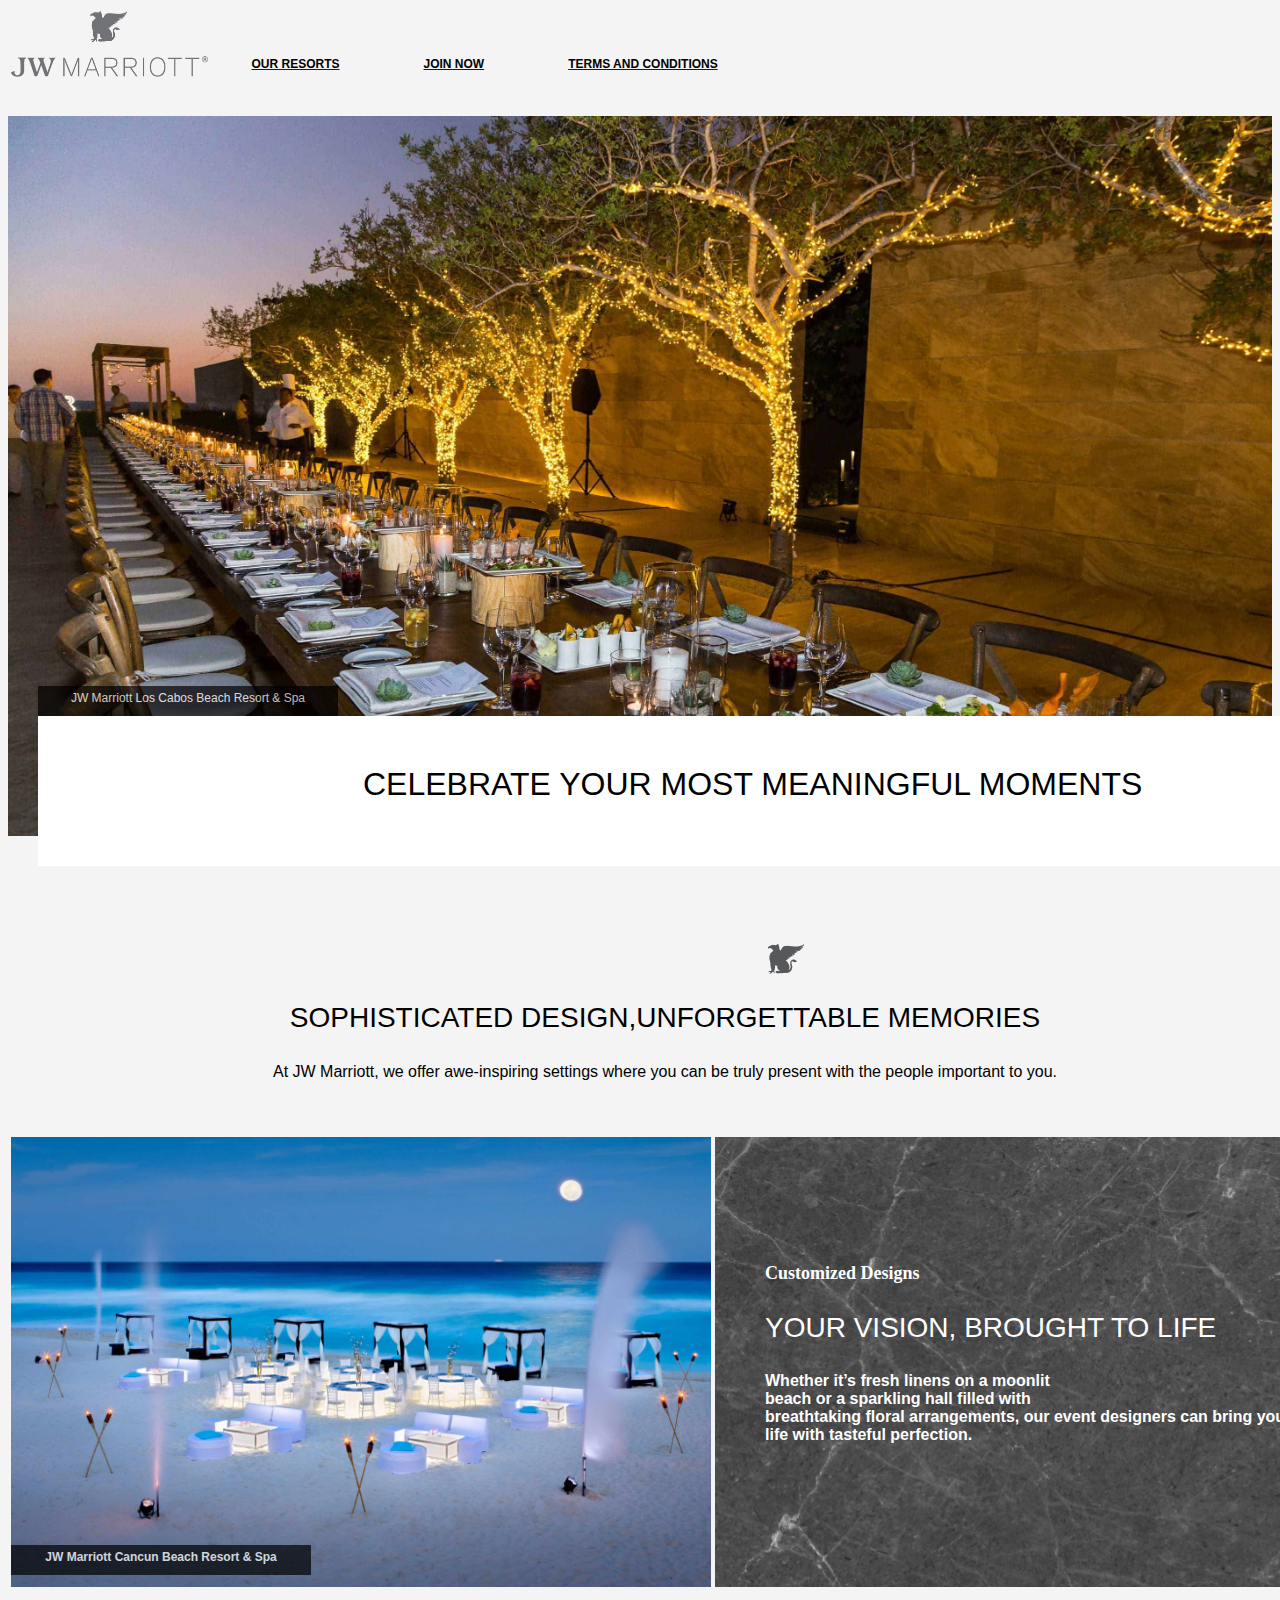
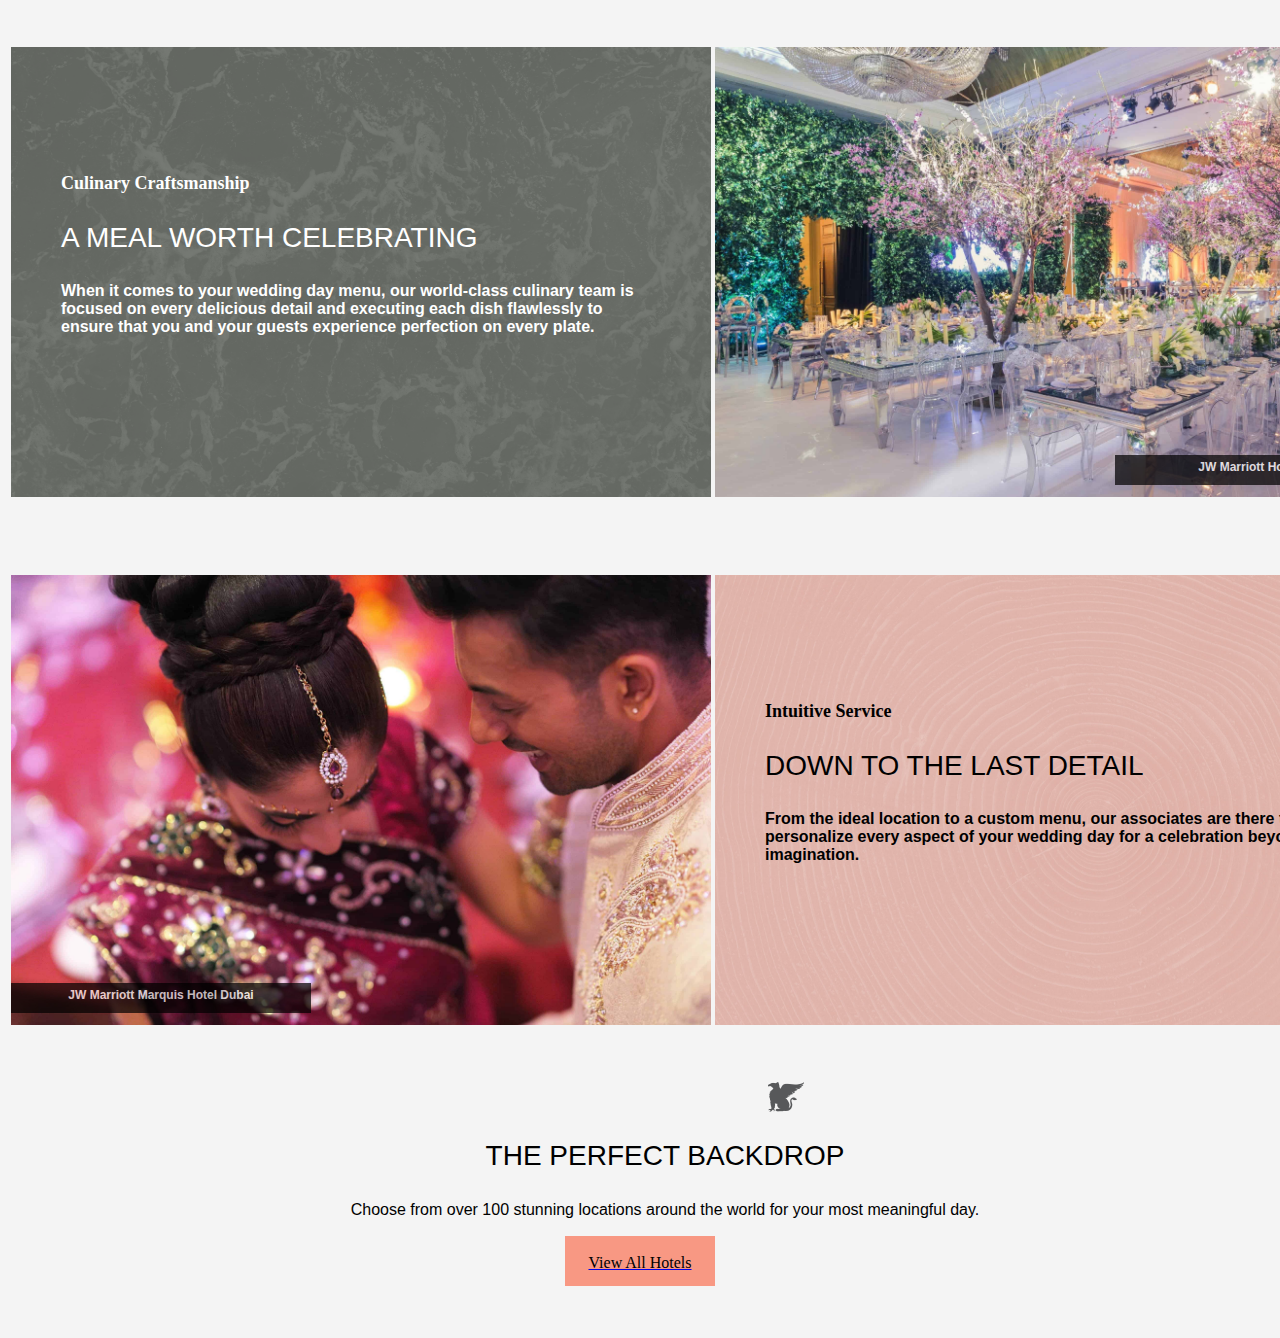
<file: wedding.html>
<html>
<head>
<title> jw wedding </title>
<style type = "text/css">

div.background   {
    height:720px;
    background:url("./OurdoorEventLosCabos_SJDJW.jpg");
    background-size: cover;
}

div.bg1  {
width:700px;
height:450px;
left-margin:5px;
right-margin:5px;
background:url("./shutterstock_199362245-copy.jpg");
background-size: cover;
}

div.bg2 {
width:700px;
height:450px;
left-margin:5px;
right-margin:5px;
background:url("./texture-5-1.png");
background-size: cover;
}

div.bg3 {
width:700px;
height:450px;
left-margin:5px;
right-margin:5px;
background:url("./PinkBackground.jpg");
background-size: cover;
}

div.bg4  {
width:700px;
height:450px;
left-margin:5px;
right-margin:5px;
background:url("./BeachWeddingCancun_CUNJW.jpg");
background-size: cover;
}

div.bg5 {
width:700px;
height:450px;
left-margin:5px;
right-margin:5px;
background:url("./WeddingVenueCairo.jpg");
background-size: cover;
}

div.bg6 {
width:700px;
height:450px;
left-margin:5px;
right-margin:5px;
background:url("./IndianWeddingCouple_DXBJW.jpg");
background-size: cover;
}

div.box
{
opacity:0.7;
height:30px;
width:300px;
background-color:black;
margin-left:30px;
text-align:center;
}

div.box1
{
height:50px;
width:150px;
background-color:	#F89883;
text-align:center;
}

div.box2
{
opacity:0.7;
height:30px;
width:300px;
background-color:black;
margin-left:0px;
text-align:center;
}

div.box3
{
opacity:0.7;
height:30px;
width:300px;
background-color:black;
margin-left:400px;
text-align:center;
}

div.doh
{
      width:1300px; height:150px;
      background-color:white;
      color:black; margin-bottom:20px;
      margin-left:30px;
}

h3.doh
{
    font-family: "Avenir-Next-LT", sans-serif;
    font-size: 32px;
    font-weight: normal;
    margin-left:25%;
}

p.doh
{
    font-family: "Proxima-Nova", sans-serif;
    font-size: 16px;margin-left:50px;
    line-height:1.25;
}

p.jw
{
     font-family: "Proxima-Nova", sans-serif;
     font-size: 12px;
     color:white;padding:5px;
     text-align:center;
}

div.dj
{
width:400px; height:200px; background-color:white;
color:black;
}

h3.dj
{
    font-family: "Avenir-Next-LT", sans-serif;
    font-size: 28px;
    font-weight: normal;
    margin-left:50px;
  }

p.dj
{
    font-family: "Proxima-Nova", sans-serif;
    font-size: 16px;margin-left:50px;
}

p.djjj
{
     font-family:"Times New Roman";color:white;
     font-size:18px;text-align:left;
     margin-left:50px;
}


</style>
</head>




<body bgcolor=#f4f4f4>
  <table>
    <tr>
      <td>
      <a href="./index.html">
        <img class=logo src=./logo.png width="196.5" height="65.5">
      </a>
    </td>
    <td>
      <a href="./Bonvoy_table.html">
        <b><p style="  font-family: 'Avenir', Helvetica, sans-serif;
          font-size: 12;
          color: black;
          padding-top: 40;
          padding-left:40;
          padding-right: 40;">OUR RESORTS</p></b>
      </a>
    <td>
      <a href="./join_now.html">
        <b><p style="  font-family: 'Avenir', Helvetica, sans-serif;
          font-size: 12;
          color: black;
          padding-top: 40;
          padding-left:40;
          padding-right: 40;">JOIN NOW</p></b>
      </a>
    </td>
    <td>
      <a href="./termsandcondition.html">
        <b><p style="  font-family: 'Avenir', Helvetica, sans-serif;
          font-size: 12;
          color: black;
          padding-top: 40;
          padding-left:40;
          padding-right: 40;">TERMS AND CONDITIONS</p></b>
      </a>
    </td>
  </tr>
</table>
<br><br>

<div class="background">
<br><br><br><br><br><br><br><br><br><br><br>
<br><br><br><br><br><br><br><br><br><br><br>
<br><br><br><br><br><br><br><br><br>
<div class="box">
<p class="jw">JW Marriott Los Cabos Beach Resort & Spa</p>
</div>
<div class = "doh">
<br>
<h3 class="doh"> CELEBRATE YOUR MOST MEANINGFUL MOMENTS</h3>
</div>
</div>
<br><br><br><br><br><br>

<img src="./icon.png"
height="30px" width="36px" hspace="760">
<center>
<h3 class="dj"> SOPHISTICATED DESIGN,UNFORGETTABLE MEMORIES </h3>
<p class="doh">At JW Marriott, we offer awe-inspiring settings where you can be truly present with the people important to you.</p>
<br><br>


<table  cell spacing="30" cell padding = "30" align="center">

<th><div class="bg4"><br><br><br><br><br><br><br><br><br><br><br>
<br><br><br><br><br><br><br><br><br><br><br>
<div class="box2">
<p class="jw">JW Marriott Cancun Beach Resort & Spa</p>
</div></th>

<th><div class="bg1"><br><br><br><br><br><br>
<p class="djjj">Customized Designs</p>
<h3 class="dj" align="left"><font color="white">YOUR VISION, BROUGHT TO LIFE</font></h3>
<p class = "dj" align="left"><font color="white">Whether it’s fresh linens on a moonlit
<br>beach or a sparkling hall filled with
<br>breathtaking floral arrangements, our event designers can bring your vision to
<br>life with tasteful perfection.</font></p>
</th>

</table>

<br><br><br>

<table  cell spacing="30" cell padding = "30" align="center">

<th><div class="bg2"><br><br><br><br><br><br>
<p class="djjj">Culinary Craftsmanship</p>
<h3 class="dj" align="left"><font color="white">A MEAL WORTH CELEBRATING</font></h3>
<p class = "dj" align="left"><font color="white">When it comes to your wedding day menu, our world-class culinary team is
<br>focused on every delicious detail and executing each dish flawlessly to
<br>ensure that you and your guests experience perfection on every plate.</font></p></th>

<th><div class = "bg5"><br><br><br><br><br><br><br><br><br><br><br>
<br><br><br><br><br><br><br><br><br><br><br>
<div class="box3"><p class="jw">JW Marriott Hotel Cairo</p></div>
</th>

</table>

<br><br><br><br>

<table cell spacing="20">
<th> <div class="bg6"><br><br><br><br><br><br><br><br><br><br><br>
<br><br><br><br><br><br><br><br><br><br><br>
<div class="box2">
<p class="jw">JW Marriott Marquis Hotel Dubai</p></div>
</th>

<th><div class="bg3"><br><br><br><br><br><br>
<p class="djjj"><font color="black">Intuitive Service</font></p>
<h3 class="dj" align="left">DOWN TO THE LAST DETAIL</h3>
<p class = "dj" align="left">From the ideal location to a custom menu, our associates are there to
<br>personalize every aspect of your wedding day for a celebration beyond
<br>imagination.</p> </th>
</table>
<br><br><br>


<img src="./icon.png"
height="30px" width="36px" hspace="760">
<center>
<h3 class="dj"> THE PERFECT BACKDROP</h3>
<p class="doh">Choose from over 100 stunning locations around the world for your most meaningful day.</p>
<div class="box1"><br><a href="https://jw-marriott.marriott.com/destinations/#locationdirectory"><font color="black">View All Hotels</font></a></div>
<br><br></p>

</body>
</html>
</file>
<file: style.css>
.img1{
  padding:20px;
}
.img-container{
  text-align: center;
}
.p1{
  font-family: 'Avenir', Helvetica, sans-serif;
  font-size: 30
}
.p2{
  font-family: 'Avenir', Helvetica, sans-serif;
  font-size: 15;
  padding-left: 100;
  padding-right: 100;
}
.p3{
  font-family: 'Avenir', Helvetica, sans-serif;
  font-size: 15;
  color: white;
  padding-top: 40;
  padding-left:40;
  padding-right: 40;

}
.p4{
  font-family: 'Avenir', Helvetica, sans-serif;
  font-size: 30;
  color: white;
  padding-left: 40;
  padding-right: 40;

}
.p5{
  font-family: 'proxima-nova', sans-serif;
  font-size: 40;
  color: black;
  padding-left: 40;
  padding-right: 40;

}
.p6{
  font-family: 'proxima-nova', sans-serif;
  font-size: 25;
  color: black;
  padding-left: 40;
  padding-right: 40;

}
.p7{
  border:1px solid black
}
.p8{
  font-family: 'Avenir', Helvetica, sans-serif;
  font-size: 15;
  color: white;
  padding-left: 40;
  padding-bottom: 40;
  padding-right: 40;

}
.td1{
  background-image: './Mindful/4.jpg'
}
.table1{
  padding-left: 50;
}
.td2{
  font-family: 'Avenir', Helvetica, sans-serif;
  padding: 0;
  padding-left: 40px
}
.td3{
  font-family: 'Avenir', Helvetica, sans-serif;
  padding-left: 40px;
  padding-bottom: 10px;
}
input{
  width:100%;
}
input{
  width: 100%;
  padding: 12px 20px;
  margin: 8px 0;
  box-sizing: border-box;
  border: 1px solid gray;
  border-radius: 4px;
}
select{
  width: 100%;
  padding: 12px 20px;
  margin: 8px 0;
  box-sizing: border-box;
  border: 1px solid gray;
  border-radius: 4px;
}
.form-submit-button {
background: #0066A2;
color: white;
border-style: outset;
border-color: #0066A2;
height: 50px;
width: 100px;
font: bold15px arial,sans-serif;
text-shadow: none;
}
.mydiv{
  width: 100%;
  height:100px;
}
div.doh
{
      width:1300px; height:150px;
      color:black; margin-bottom:20px;
      margin-left:30px;
}
div.box
{
opacity:0.7;
height:30px;
width:300px;
background-color:black;
text-align:center;
}
div.box1
{
height:50px;
width:50%;
background-color: white;
text-align:center;
opacity: 0.7;
}
div.background1   {
    height:720px;
    background:url("./bgimage5.png");
    background-size: cover;
}
div.background2   {
    height:720px;
    background:url("./bgimage6.png");
    background-size: cover;
}
div.background3   {
    height:540px;
    background:url("./bgimage7.png");
    background-size: cover;
}
div.background4   {
    height:540px;
    background:url("./bgimage8.png");
    background-size: cover;
}
div.background5   {
    height:370PX;
    width:380px;
    background:url("./MAGAZINE/1.png");
    background-size: cover;
}
div.background6   {
  height:370PX;
  width:380px;
    background:url("./MAGAZINE/2.png");
    background-size: cover;
}
div.background7   {
  height:370PX;
  width:380px;
    background:url("./MAGAZINE/3.png");
    background-size: cover;
}
div.background8   {
  height:370PX;
  width:380px;
    background:url("./MAGAZINE/4.png");
    background-size: cover;
}
div.background9   {
  height:370PX;
  width:380px;
    background:url("./MAGAZINE/5.png");
    background-size: cover;
}
div.background10   {
  height:370PX;
  width:380px;
    background:url("./MAGAZINE/6.png");
    background-size: cover;
}
div.background11   {
  height:370PX;
  width:380px;
    background:url("./MAGAZINE/1.png");
    background-size: cover;
}

div.box3
{
height:50px;
width:50%;
background-color:	gray;
text-align:center;
margin-left: 60px;
margin-bottom: 10px;;
}
div.box4
{
height:50px;
width:150px;
background-color: #b2beb5;
text-align:center;
}
div.box5
{
height:50px;
width:150px;
background-color:	#dec2b5;
text-align:center;
margin-left: 40px;
}
div.box6
{
height:50px;
width:300px;
background-color:	#dec2b5;
text-align:center;
margin-left: 40px;
}
div.box7
{
height:50px;
width:100%;
background-color:	#dec2b5;
text-align:center;
margin-left: 40px;
margin-right: 40px;
}
div.whitebox
{
      width:50%; height:450px;
      background-color:white;
      color:black; margin-left:20px;
      border: 1px solid black;
}
div.whitebox2
{
      width:50%; height:400px;
      background-color:white;
      color:black; margin-left:20px;
      border: 1px solid black;
}
div.whitebox3
{
      width:90%; height:150px;
      background-color:white;
      color:black; margin-left:40px;
      border: 1px solid black;
      margin-right: 40px;
}
div.whitebox4
{
      width:80%; height:400px;
      background-color:white;
      color:black; margin-left:20px;
      border: 1px solid black;
}
</file>
